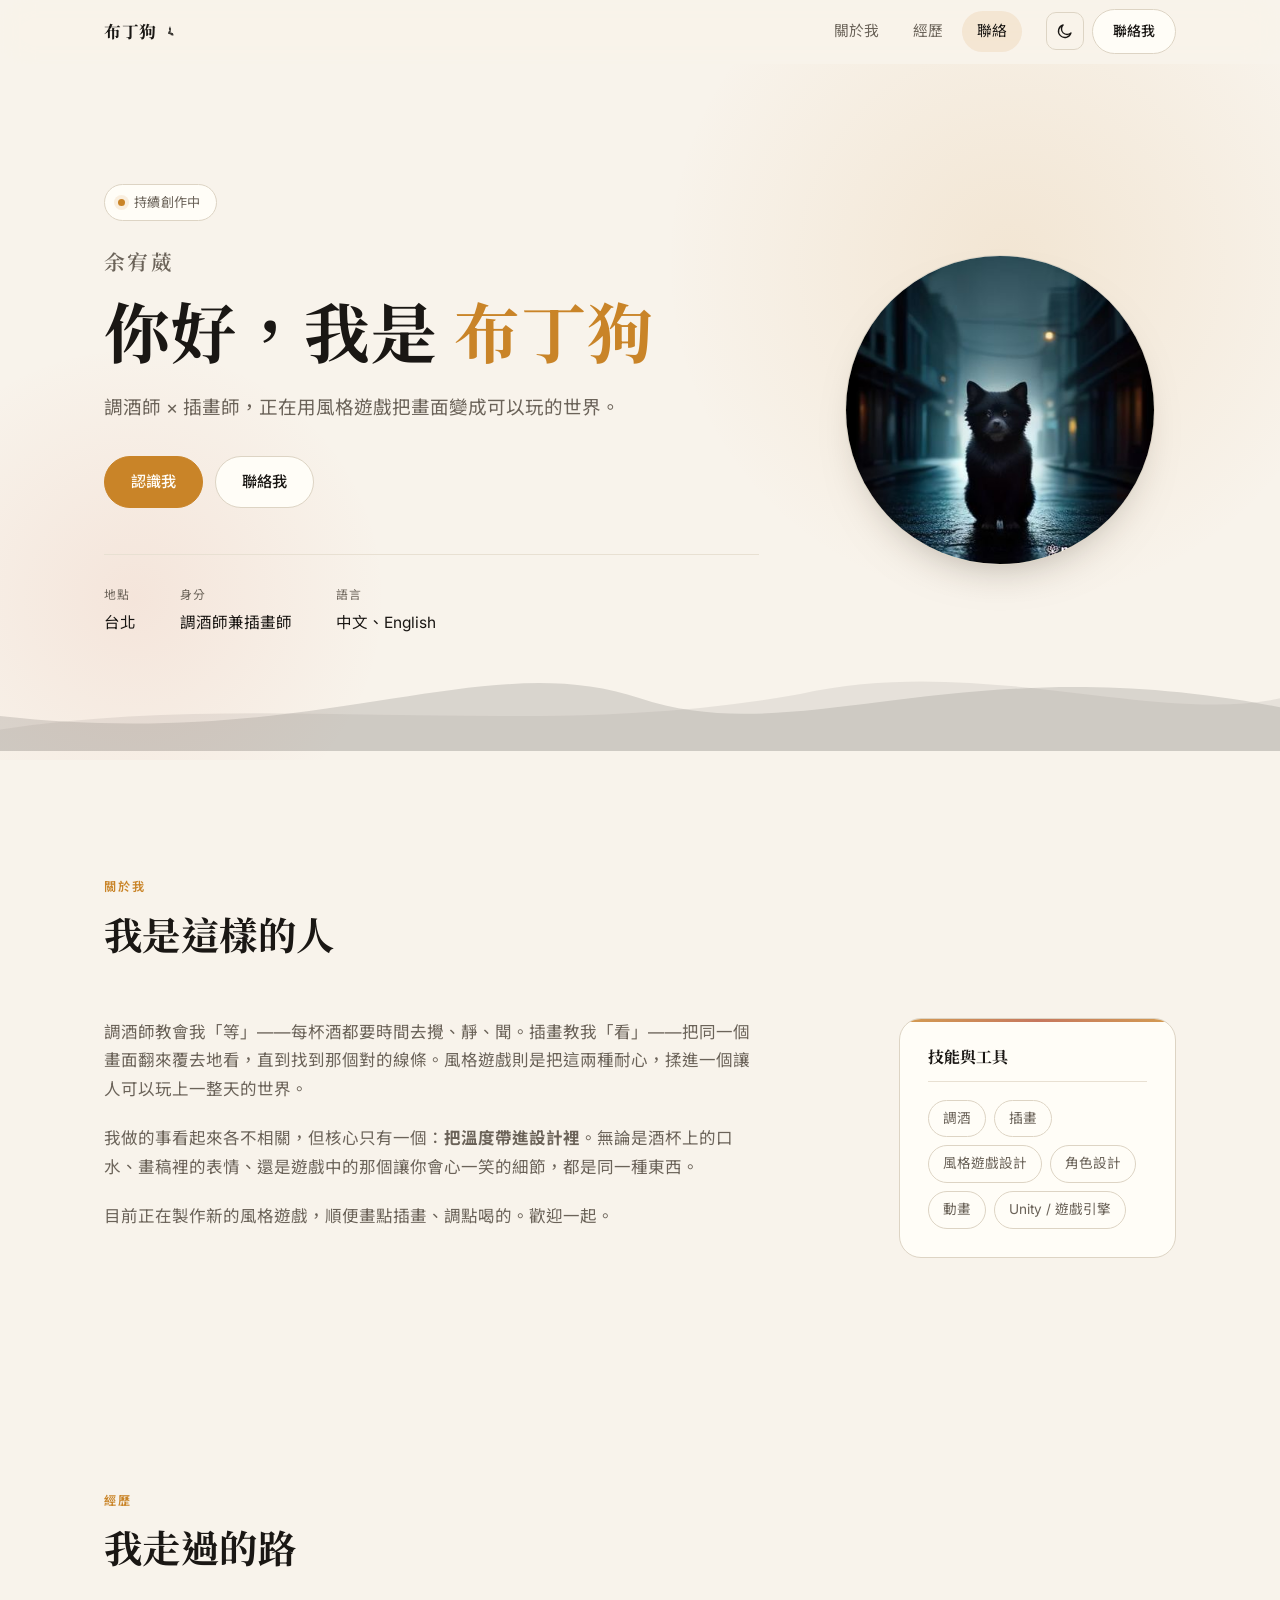
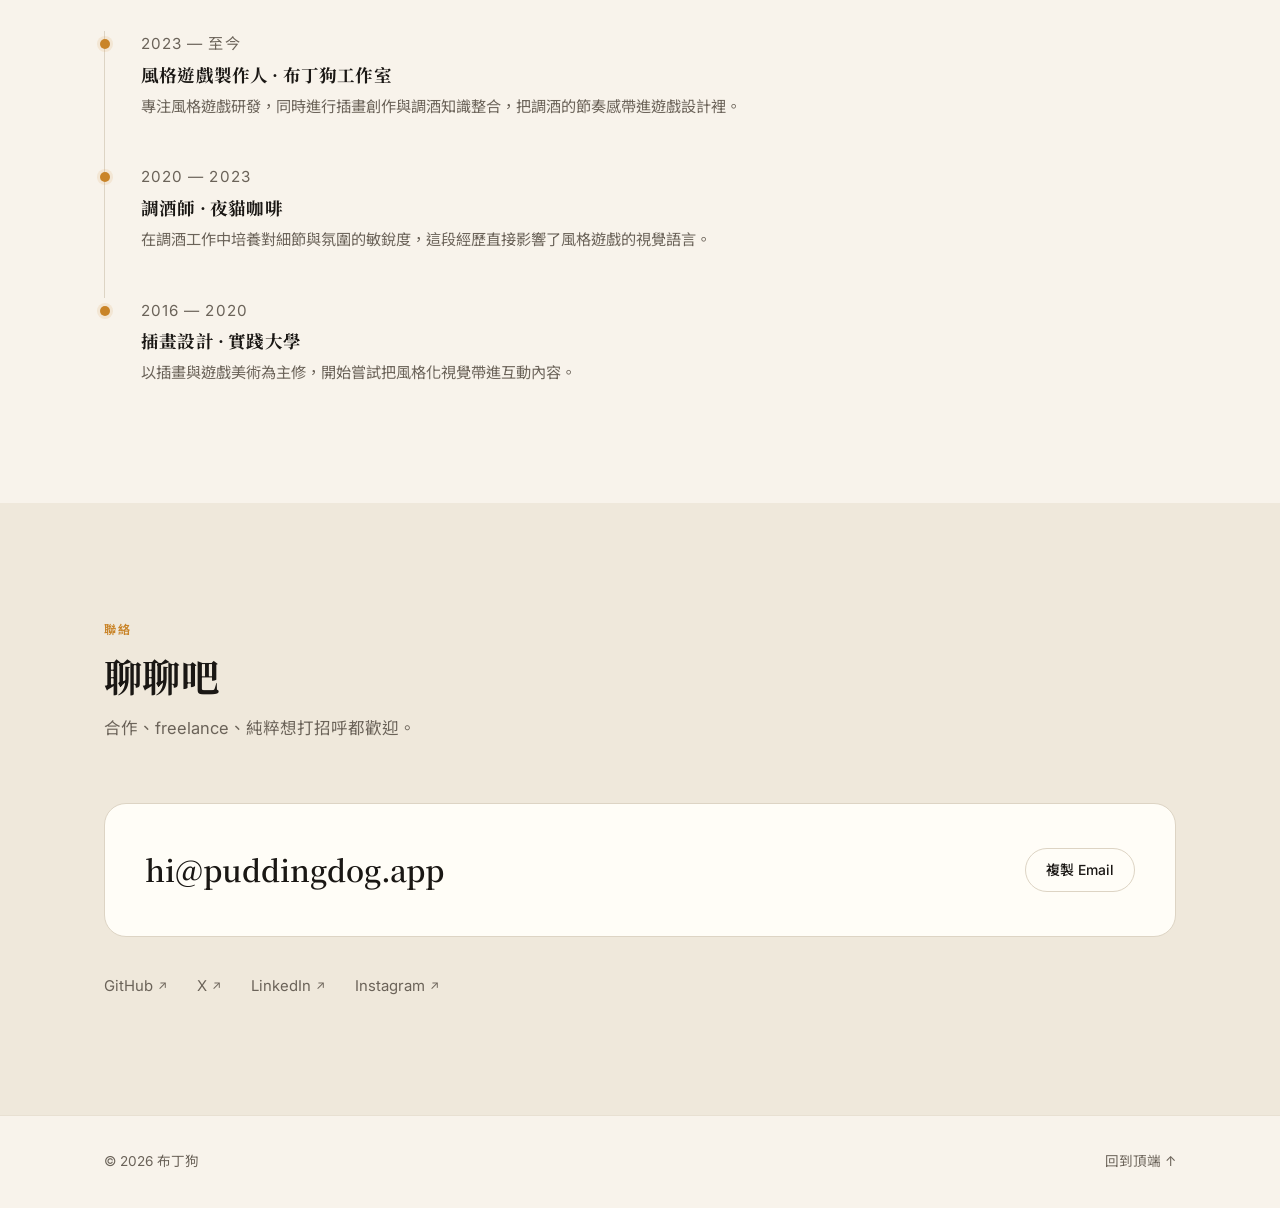
<file: index.html>
<!DOCTYPE html>
<html lang="zh-Hant" data-theme="dark">
<head>
<meta charset="UTF-8">
<meta name="viewport" content="width=device-width, initial-scale=1">
<title>布丁狗 — 調酒師 × 插畫師，正在用風格遊戲把畫面變成可以玩的世界</title>
<meta name="description" content="調酒師兼插畫師，專注風格遊戲與角色設計。把調酒的溫度、畫畫的耐心，一起煮進每一款遊戲裡。">
<meta name="theme-color" content="#0e0d0c">

<meta property="og:type" content="website">
<meta property="og:title" content="布丁狗 — 調酒師 × 插畫師 × 風格遊戲">
<meta property="og:description" content="調酒師兼插畫師，專注風格遊戲與角色設計。把調酒的溫度、畫畫的耐心，一起煮進每一款遊戲裡。">
<meta property="og:image" content="./assets/og-image.png">
<meta name="twitter:card" content="summary_large_image">

<link rel="icon" href="./assets/favicon.svg" type="image/svg+xml">
<link rel="preconnect" href="https://fonts.googleapis.com">
<link rel="preconnect" href="https://fonts.gstatic.com" crossorigin>
<link href="https://fonts.googleapis.com/css2?family=Inter:wght@400;500;600&family=Noto+Sans+TC:wght@400;500;700&family=Noto+Serif+TC:wght@600;700&display=swap" rel="stylesheet">
<link rel="stylesheet" href="./assets/css/style.css">

<script type="application/ld+json">
{
  "@context": "https://schema.org",
  "@type": "Person",
  "name": "布丁狗",
  "jobTitle": "調酒師 × 插畫師 · 風格遊戲製作",
  "url": "https://puddingdog.app",
  "email": "mailto:hi@puddingdog.app",
  "sameAs": [
    "https://github.com/puddingdog",
    "https://www.instagram.com/puddingdog"
  ]
}
</script>

<script>
  (function () {
    try {
      var saved = localStorage.getItem('theme');
      var t = saved || (matchMedia('(prefers-color-scheme: light)').matches ? 'light' : 'dark');
      document.documentElement.setAttribute('data-theme', t);
    } catch (e) {}
  })();
</script>
</head>

<body>
<a class="skip-link" href="#main">跳到主要內容</a>

<!-- ═══════════ 導覽列 ═══════════ -->
<header class="nav" id="nav">
  <div class="wrap nav-inner">
    <a class="nav-logo" href="#top" aria-label="回到頂端">
      <span class="nav-logo-mark">布丁狗</span>
      <!-- 小 paw 圖示 -->
      <svg class="paw" viewBox="0 0 24 24" fill="currentColor"><path d="M12 2C9.24 2 7 4.24 7 7c0 1.38.53 2.63 1.38 3.56-.23.5-.42 1.03-.54 1.62A5.01 5.01 0 0 0 5 16.5V18c0 .55.45 1 1 1h2c.55 0 1-.45 1-1v-1.5c0-.28-.22-.5-.5-.5s-.5.22-.5.5V19c0 .55.45 1 1 1h2c.55 0 1-.45 1-1v-1.5c0-.28-.22-.5-.5-.5s-.5.22-.5.5V21c0 .55.45 1 1 1h2c.55 0 1-.45 1-1v-1.5c0-.28-.22-.5-.5-.5s-.5.22-.5.5V22c0 .55.45 1 1 1h2c.55 0 1-.45 1-1v-1.5c0-.28-.22-.5-.5-.5s-.5.22-.5.5V18c0-.55-.45-1-1-1h-2c-.55 0-1-.45-1-1v-.5c0-.28-.22-.5-.5-.5s-.5.22-.5.5V17.5c0-.83-.49-1.55-1.23-1.85.16-.59.34-1.12.54-1.62C11.47 9.63 12 8.38 12 7c0-2.76-2.24-5-5-5z"/></svg>
    </a>

    <nav class="nav-links" id="navLinks" aria-label="主要導覽">
      <a href="#about">關於我</a>
      <a href="#path">經歷</a>
      <a href="#contact">聯絡</a>
    </nav>

    <div class="nav-actions">
      <button class="icon-btn" id="themeToggle" type="button" aria-label="切換深色／淺色模式">
        <svg class="i-sun" viewBox="0 0 24 24" width="18" height="18" fill="none" stroke="currentColor" stroke-width="1.8" stroke-linecap="round"><circle cx="12" cy="12" r="4.2"/><path d="M12 2.5v2M12 19.5v2M2.5 12h2M19.5 12h2M5.2 5.2l1.4 1.4M17.4 17.4l1.4 1.4M18.8 5.2l-1.4 1.4M6.6 17.4l-1.4 1.4"/></svg>
        <svg class="i-moon" viewBox="0 0 24 24" width="18" height="18" fill="none" stroke="currentColor" stroke-width="1.8" stroke-linecap="round" stroke-linejoin="round"><path d="M20 14.5A8.5 8.5 0 1 1 9.5 4a6.8 6.8 0 0 0 10.5 10.5Z"/></svg>
      </button>
      <a class="btn btn-sm nav-cta" href="#contact">聯絡我</a>
      <button class="icon-btn nav-burger" id="burger" type="button" aria-label="開啟選單" aria-expanded="false">
        <svg viewBox="0 0 24 24" width="20" height="20" fill="none" stroke="currentColor" stroke-width="1.9" stroke-linecap="round"><path d="M4 7h16M4 12h16M4 17h16"/></svg>
      </button>
    </div>
  </div>
</header>

<main id="main">
  <span id="top"></span>

  <!-- ═══════════ 主視覺 ═══════════ -->
  <section class="hero">
    <!-- 背景手繪感波浪 -->
    <div class="hero-wave-bg" aria-hidden="true">
      <svg viewBox="0 0 1440 120" preserveAspectRatio="none">
        <path d="M0,80 C360,120 540,0 720,60 C900,120 1080,0 1440,70 L1440,120 L0,120 Z" opacity="0.35"/>
        <path d="M0,95 C300,50 600,110 900,55 C1100,10 1300,90 1440,60 L1440,120 L0,120 Z" opacity="0.2"/>
      </svg>
    </div>

    <div class="wrap hero-inner">
      <div class="hero-text">
        <p class="eyebrow reveal">
          <span class="dot"></span>持續創作中
        </p>

        <p class="hero-name reveal">余宥葳</p>

        <h1 class="reveal">
          你好，我是 <em>布丁狗</em>
        </h1>

        <p class="lede reveal">
          調酒師 × 插畫師，正在用風格遊戲把畫面變成可以玩的世界。
        </p>

        <div class="hero-actions reveal">
          <a class="btn btn-primary" href="#about">認識我</a>
          <a class="btn" href="#contact">聯絡我</a>
        </div>

        <dl class="quick-facts reveal">
          <div><dt>地點</dt><dd>台北</dd></div>
          <div><dt>身分</dt><dd>調酒師兼插畫師</dd></div>
          <div><dt>語言</dt><dd>中文、English</dd></div>
        </dl>
      </div>

      <div class="hero-media reveal">
        <div class="portrait">
          <!-- ✎ 已更新為 AI 融合肖像（布丁狗 × 無期迷途） -->
          <img src="./assets/portrait_pollen.jpg" alt="布丁狗的大頭照" width="480" height="480">
        </div>
      </div>
    </div>
  </section>

  <!-- ═══════════ 關於我 ═══════════ -->
  <section class="section" id="about">
    <div class="wrap">
      <header class="section-head reveal">
        <p class="kicker">關於我</p>
        <h2>我是這樣的人</h2>
      </header>

      <div class="about-grid">
        <div class="prose reveal">
          <p>
            調酒師教會我「等」——每杯酒都要時間去攪、靜、聞。插畫教我「看」——把同一個畫面翻來覆去地看，直到找到那個對的線條。風格遊戲則是把這兩種耐心，揉進一個讓人可以玩上一整天的世界。
          </p>
          <p>
            我做的事看起來各不相關，但核心只有一個：<strong>把溫度帶進設計裡</strong>。無論是酒杯上的口水、畫稿裡的表情、還是遊戲中的那個讓你會心一笑的細節，都是同一種東西。
          </p>
          <p>
            目前正在製作新的風格遊戲，順便畫點插畫、調點喝的。歡迎一起。
          </p>
        </div>

        <aside class="skills-card reveal">
          <h3>技能與工具</h3>
          <ul class="chips">
            <li>調酒</li>
            <li>插畫</li>
            <li>風格遊戲設計</li>
            <li>角色設計</li>
            <li>動畫</li>
            <li>Unity / 遊戲引擎</li>
          </ul>
          <!-- ✎ 想放履歷檔就取消下面這行的註解，並把檔案放進來 -->
          <!-- <a class="btn btn-sm btn-full" href="./assets/cv.pdf" download>下載履歷 PDF</a> -->
        </aside>
      </div>
    </div>
  </section>

  <!-- ═══════════ 經歷 ═══════════ -->
  <section class="section" id="path">
    <div class="wrap">
      <header class="section-head reveal">
        <p class="kicker">經歷</p>
        <h2>我走過的路</h2>
      </header>

      <ol class="timeline">
        <li class="reveal">
          <p class="tl-when">2023 — 至今</p>
          <h3>風格遊戲製作人 · 布丁狗工作室</h3>
          <p>專注風格遊戲研發，同時進行插畫創作與調酒知識整合，把調酒的節奏感帶進遊戲設計裡。</p>
        </li>
        <li class="reveal">
          <p class="tl-when">2020 — 2023</p>
          <h3>調酒師 · 夜貓咖啡</h3>
          <p>在調酒工作中培養對細節與氛圍的敏銳度，這段經歷直接影響了風格遊戲的視覺語言。</p>
        </li>
        <li class="reveal">
          <p class="tl-when">2016 — 2020</p>
          <h3>插畫設計 · 實踐大學</h3>
          <p>以插畫與遊戲美術為主修，開始嘗試把風格化視覺帶進互動內容。</p>
        </li>
      </ol>
    </div>
  </section>

  <!-- ═══════════ 聯絡 ═══════════ -->
  <section class="section section-alt" id="contact">
    <div class="wrap">
      <header class="section-head reveal">
        <p class="kicker">聯絡</p>
        <h2>聊聊吧</h2>
        <p class="section-sub">合作、freelance、純粹想打招呼都歡迎。</p>
      </header>

      <div class="contact-card reveal">
        <a class="email-link" href="mailto:hi@puddingdog.app" id="email">hi@puddingdog.app</a>
        <button class="btn btn-sm" type="button" data-copy="hi@puddingdog.app">複製 Email</button>
      </div>

      <ul class="socials reveal">
        <li><a href="https://github.com/puddingdog" target="_blank" rel="noopener">GitHub<span aria-hidden="true">↗</span></a></li>
        <li><a href="https://x.com/puddingdog" target="_blank" rel="noopener">X<span aria-hidden="true">↗</span></a></li>
        <li><a href="https://linkedin.com/in/puddingdog" target="_blank" rel="noopener">LinkedIn<span aria-hidden="true">↗</span></a></li>
        <li><a href="https://instagram.com/puddingdog" target="_blank" rel="noopener">Instagram<span aria-hidden="true">↗</span></a></li>
      </ul>
    </div>
  </section>
</main>

<!-- ═══════════ 頁尾 ═══════════ -->
<footer class="footer">
  <div class="wrap footer-inner">
    <p>© <span id="year">2026</span> 布丁狗</p>
    <a href="#top" class="to-top">回到頂端 ↑</a>
  </div>
</footer>

<script src="./assets/js/main.js"></script>
</body>
</html>
</file>
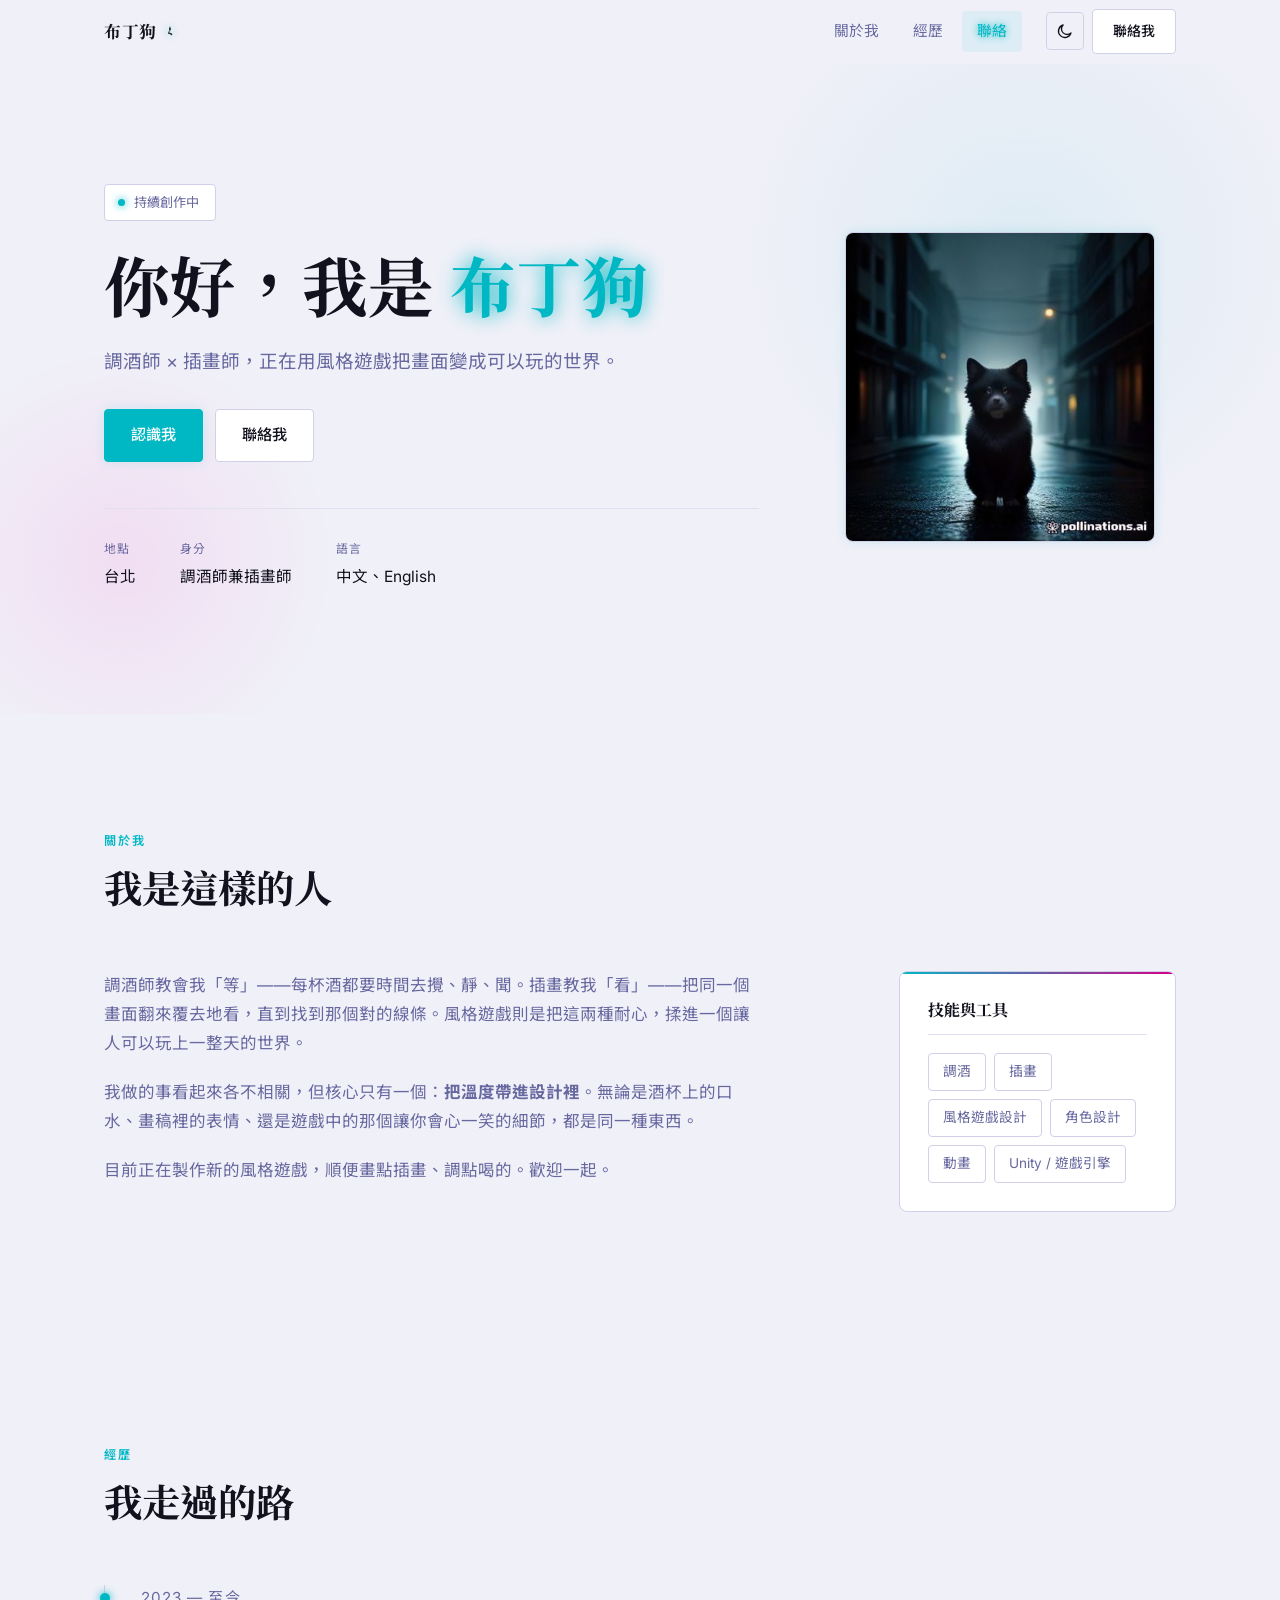
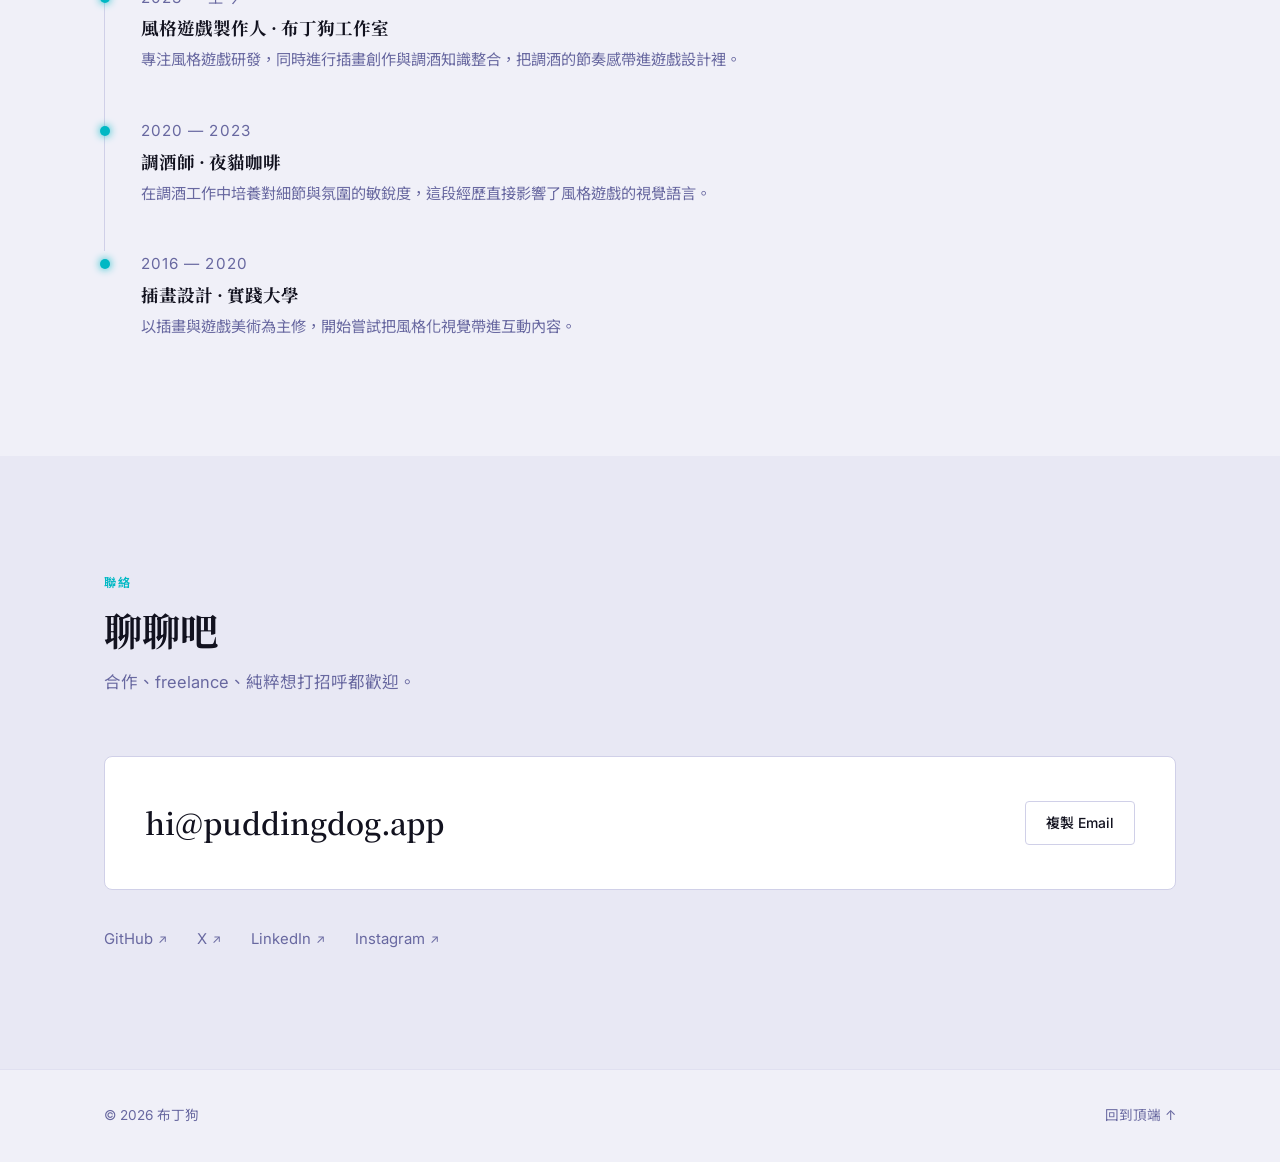
<file: v2-cyber.html>
<!DOCTYPE html>
<html lang="zh-Hant" data-theme="dark">
<head>
<meta charset="UTF-8">
<meta name="viewport" content="width=device-width, initial-scale=1">
<title>布丁狗 — 調酒師 × 插畫師，正在用風格遊戲把畫面變成可以玩的世界</title>
<meta name="description" content="調酒師兼插畫師，專注風格遊戲與角色設計。把調酒的溫度、畫畫的耐心，一起煮進每一款遊戲裡。">
<meta name="theme-color" content="#08080f">
<meta property="og:type" content="website">
<meta property="og:title" content="布丁狗 — 調酒師 × 插畫師 × 風格遊戲">
<meta property="og:description" content="調酒師兼插畫師，專注風格遊戲與角色設計。">
<meta property="og:image" content="./assets/og-image.png">
<meta name="twitter:card" content="summary_large_image">
<link rel="icon" href="./assets/favicon.svg" type="image/svg+xml">
<link rel="preconnect" href="https://fonts.googleapis.com">
<link rel="preconnect" href="https://fonts.gstatic.com" crossorigin>
<link href="https://fonts.googleapis.com/css2?family=Inter:wght@400;500;600&family=Noto+Sans+TC:wght@400;500;700&family=Noto+Serif+TC:wght=600;700&display=swap" rel="stylesheet">
<link rel="stylesheet" href="./assets/css/style-v2.css">
<script type="application/ld+json">
{
  "@context": "https://schema.org",
  "@type": "Person",
  "name": "布丁狗",
  "jobTitle": "調酒師 × 插畫師 · 風格遊戲製作",
  "url": "https://puddingdog.app",
  "email": "mailto:hi@puddingdog.app",
  "sameAs": ["https://github.com/puddingdog", "https://www.instagram.com/puddingdog"]
}
</script>
<script>
  (function () {
    try {
      var saved = localStorage.getItem('theme');
      var t = saved || (matchMedia('(prefers-color-scheme: light)').matches ? 'light' : 'dark');
      document.documentElement.setAttribute('data-theme', t);
    } catch (e) {}
  })();
</script>
</head>
<body>
<a class="skip-link" href="#main">跳到主要內容</a>
<header class="nav" id="nav">
  <div class="wrap nav-inner">
    <a class="nav-logo" href="#top" aria-label="回到頂端">
      <span class="nav-logo-mark">布丁狗</span>
      <svg class="paw" viewBox="0 0 24 24" fill="currentColor"><path d="M12 2C9.24 2 7 4.24 7 7c0 1.38.53 2.63 1.38 3.56-.23.5-.42 1.03-.54 1.62A5.01 5.01 0 0 0 5 16.5V18c0 .55.45 1 1 1h2c.55 0 1-.45 1-1v-1.5c0-.28-.22-.5-.5-.5s-.5.22-.5.5V19c0 .55.45 1 1 1h2c.55 0 1-.45 1-1v-1.5c0-.28-.22-.5-.5-.5s-.5.22-.5.5V21c0 .55.45 1 1 1h2c.55 0 1-.45 1-1v-1.5c0-.28-.22-.5-.5-.5s-.5.22-.5.5V18c0-.55-.45-1-1-1h-2c-.55 0-1-.45-1-1v-.5c0-.28-.22-.5-.5-.5s-.5.22-.5.5V17.5c0-.83-.49-1.55-1.23-1.85.16-.59.34-1.12.54-1.62C11.47 9.63 12 8.38 12 7c0-2.76-2.24-5-5-5z"/></svg>
    </a>
    <nav class="nav-links" id="navLinks" aria-label="主要導覽">
      <a href="#about">關於我</a>
      <a href="#path">經歷</a>
      <a href="#contact">聯絡</a>
    </nav>
    <div class="nav-actions">
      <button class="icon-btn" id="themeToggle" type="button" aria-label="切換深色／淺色模式">
        <svg class="i-sun" viewBox="0 0 24 24" width="18" height="18" fill="none" stroke="currentColor" stroke-width="1.8" stroke-linecap="round"><circle cx="12" cy="12" r="4.2"/><path d="M12 2.5v2M12 19.5v2M2.5 12h2M19.5 12h2M5.2 5.2l1.4 1.4M17.4 17.4l1.4 1.4M18.8 5.2l-1.4 1.4M6.6 17.4l-1.4 1.4"/></svg>
        <svg class="i-moon" viewBox="0 0 24 24" width="18" height="18" fill="none" stroke="currentColor" stroke-width="1.8" stroke-linecap="round" stroke-linejoin="round"><path d="M20 14.5A8.5 8.5 0 1 1 9.5 4a6.8 6.8 0 0 0 10.5 10.5Z"/></svg>
      </button>
      <a class="btn btn-sm nav-cta" href="#contact">聯絡我</a>
      <button class="icon-btn nav-burger" id="burger" type="button" aria-label="開啟選單" aria-expanded="false">
        <svg viewBox="0 0 24 24" width="20" height="20" fill="none" stroke="currentColor" stroke-width="1.9" stroke-linecap="round"><path d="M4 7h16M4 12h16M4 17h16"/></svg>
      </button>
    </div>
  </div>
</header>
<main id="main">
  <span id="top"></span>
  <section class="hero">
    <div class="wrap hero-inner">
      <div class="hero-text">
        <p class="eyebrow reveal"><span class="dot"></span>持續創作中</p>
        <h1 class="reveal">你好，我是 <em>布丁狗</em></h1>
        <p class="lede reveal">調酒師 × 插畫師，正在用風格遊戲把畫面變成可以玩的世界。</p>
        <div class="hero-actions reveal">
          <a class="btn btn-primary" href="#about">認識我</a>
          <a class="btn" href="#contact">聯絡我</a>
        </div>
        <dl class="quick-facts reveal">
          <div><dt>地點</dt><dd>台北</dd></div>
          <div><dt>身分</dt><dd>調酒師兼插畫師</dd></div>
          <div><dt>語言</dt><dd>中文、English</dd></div>
        </dl>
      </div>
      <div class="hero-media reveal">
        <div class="portrait">
          <img src="./assets/portrait_pollen.jpg" alt="布丁狗的大頭照" width="480" height="480">
        </div>
      </div>
    </div>
  </section>
  <section class="section" id="about">
    <div class="wrap">
      <header class="section-head reveal">
        <p class="kicker">關於我</p>
        <h2>我是這樣的人</h2>
      </header>
      <div class="about-grid">
        <div class="prose reveal">
          <p>調酒師教會我「等」——每杯酒都要時間去攪、靜、聞。插畫教我「看」——把同一個畫面翻來覆去地看，直到找到那個對的線條。風格遊戲則是把這兩種耐心，揉進一個讓人可以玩上一整天的世界。</p>
          <p>我做的事看起來各不相關，但核心只有一個：<strong>把溫度帶進設計裡</strong>。無論是酒杯上的口水、畫稿裡的表情、還是遊戲中的那個讓你會心一笑的細節，都是同一種東西。</p>
          <p>目前正在製作新的風格遊戲，順便畫點插畫、調點喝的。歡迎一起。</p>
        </div>
        <aside class="skills-card reveal">
          <h3>技能與工具</h3>
          <ul class="chips">
            <li>調酒</li>
            <li>插畫</li>
            <li>風格遊戲設計</li>
            <li>角色設計</li>
            <li>動畫</li>
            <li>Unity / 遊戲引擎</li>
          </ul>
        </aside>
      </div>
    </div>
  </section>
  <section class="section" id="path">
    <div class="wrap">
      <header class="section-head reveal">
        <p class="kicker">經歷</p>
        <h2>我走過的路</h2>
      </header>
      <ol class="timeline">
        <li class="reveal">
          <p class="tl-when">2023 — 至今</p>
          <h3>風格遊戲製作人 · 布丁狗工作室</h3>
          <p>專注風格遊戲研發，同時進行插畫創作與調酒知識整合，把調酒的節奏感帶進遊戲設計裡。</p>
        </li>
        <li class="reveal">
          <p class="tl-when">2020 — 2023</p>
          <h3>調酒師 · 夜貓咖啡</h3>
          <p>在調酒工作中培養對細節與氛圍的敏銳度，這段經歷直接影響了風格遊戲的視覺語言。</p>
        </li>
        <li class="reveal">
          <p class="tl-when">2016 — 2020</p>
          <h3>插畫設計 · 實踐大學</h3>
          <p>以插畫與遊戲美術為主修，開始嘗試把風格化視覺帶進互動內容。</p>
        </li>
      </ol>
    </div>
  </section>
  <section class="section section-alt" id="contact">
    <div class="wrap">
      <header class="section-head reveal">
        <p class="kicker">聯絡</p>
        <h2>聊聊吧</h2>
        <p class="section-sub">合作、freelance、純粹想打招呼都歡迎。</p>
      </header>
      <div class="contact-card reveal">
        <a class="email-link" href="mailto:hi@puddingdog.app" id="email">hi@puddingdog.app</a>
        <button class="btn btn-sm" type="button" data-copy="hi@puddingdog.app">複製 Email</button>
      </div>
      <ul class="socials reveal">
        <li><a href="https://github.com/puddingdog" target="_blank" rel="noopener">GitHub<span aria-hidden="true">↗</span></a></li>
        <li><a href="https://x.com/puddingdog" target="_blank" rel="noopener">X<span aria-hidden="true">↗</span></a></li>
        <li><a href="https://linkedin.com/in/puddingdog" target="_blank" rel="noopener">LinkedIn<span aria-hidden="true">↗</span></a></li>
        <li><a href="https://instagram.com/puddingdog" target="_blank" rel="noopener">Instagram<span aria-hidden="true">↗</span></a></li>
      </ul>
    </div>
  </section>
</main>
<footer class="footer">
  <div class="wrap footer-inner">
    <p>© <span id="year">2026</span> 布丁狗</p>
    <a href="#top" class="to-top">回到頂端 ↑</a>
  </div>
</footer>
<script src="./assets/js/main.js"></script>
</body>
</html>
</file>
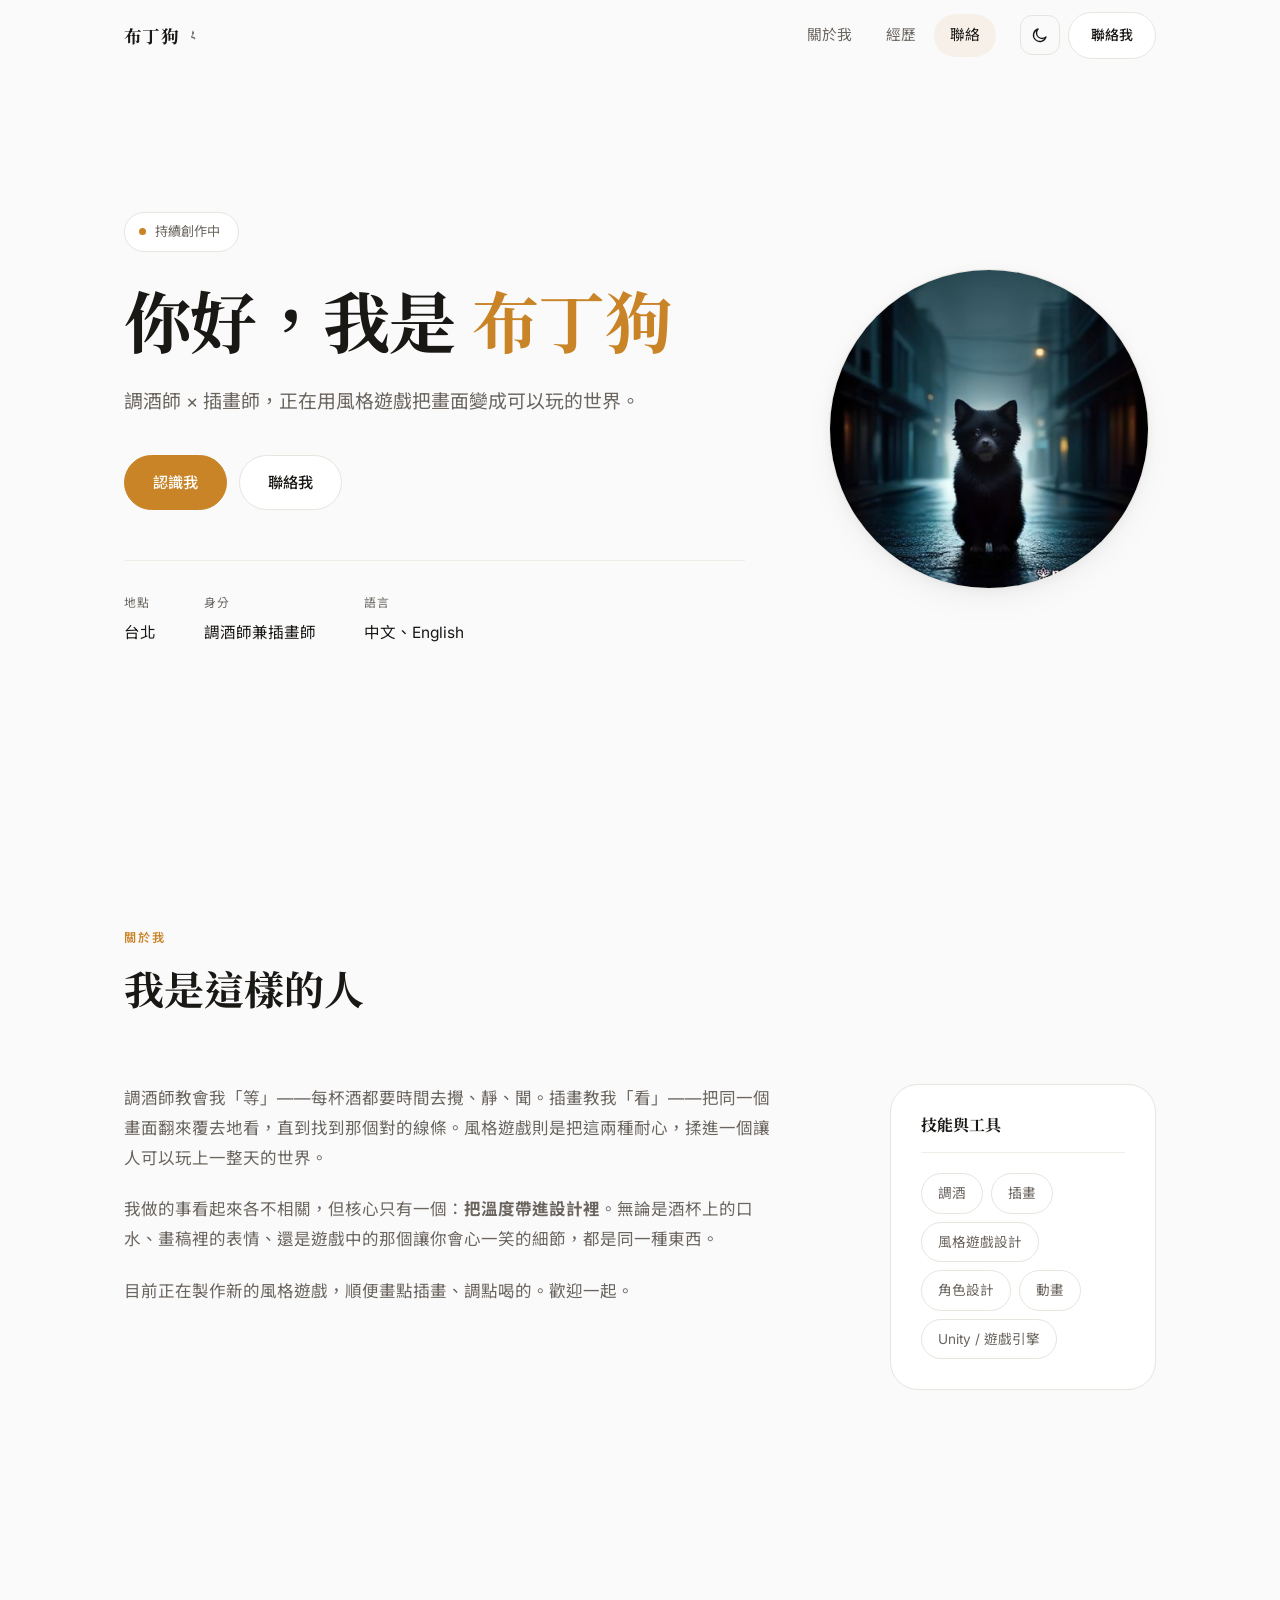
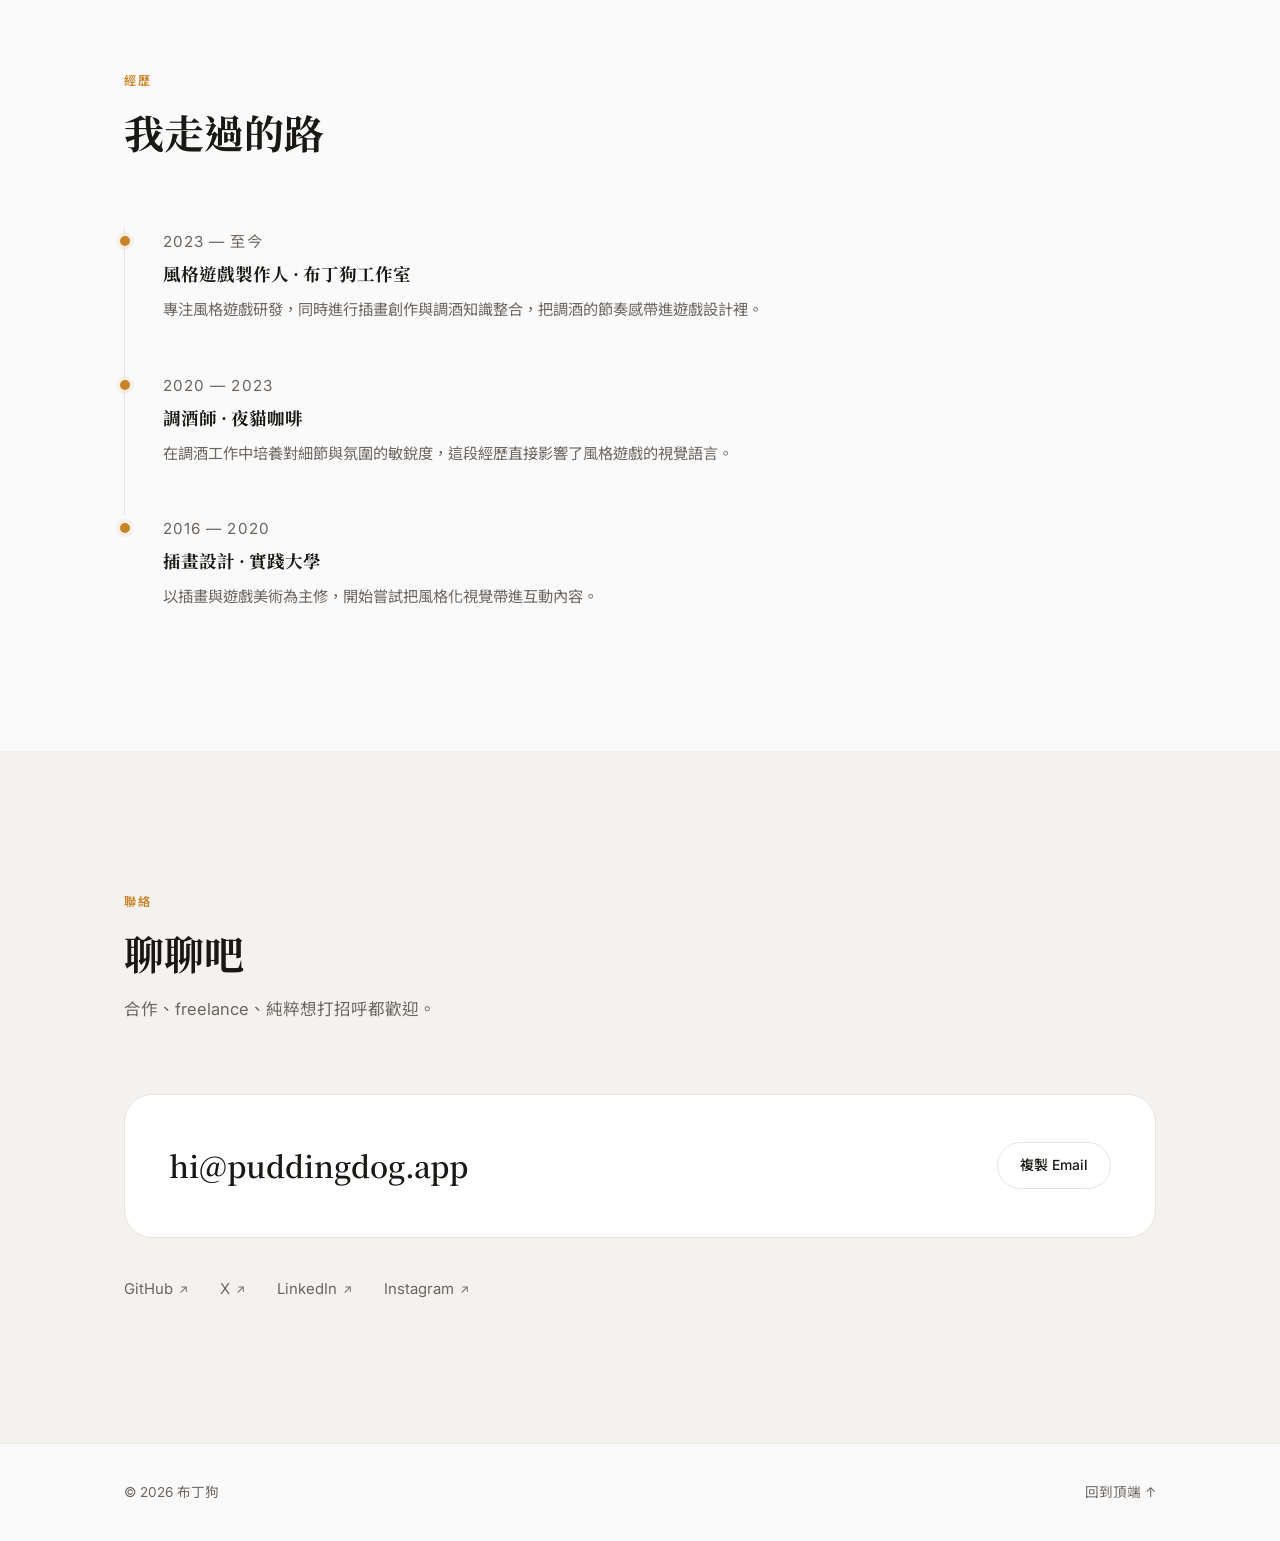
<file: v3-minimal.html>
<!DOCTYPE html>
<html lang="zh-Hant" data-theme="dark">
<head>
<meta charset="UTF-8">
<meta name="viewport" content="width=device-width, initial-scale=1">
<title>布丁狗 — 調酒師 × 插畫師，正在用風格遊戲把畫面變成可以玩的世界</title>
<meta name="description" content="調酒師兼插畫師，專注風格遊戲與角色設計。把調酒的溫度、畫畫的耐心，一起煮進每一款遊戲裡。">
<meta name="theme-color" content="#fafafa">
<meta property="og:type" content="website">
<meta property="og:title" content="布丁狗 — 調酒師 × 插畫師 × 風格遊戲">
<meta property="og:description" content="調酒師兼插畫師，專注風格遊戲與角色設計。">
<meta property="og:image" content="./assets/og-image.png">
<meta name="twitter:card" content="summary_large_image">
<link rel="icon" href="./assets/favicon.svg" type="image/svg+xml">
<link rel="preconnect" href="https://fonts.googleapis.com">
<link rel="preconnect" href="https://fonts.gstatic.com" crossorigin>
<link href="https://fonts.googleapis.com/css2?family=Inter:wght@400;500;600&family=Noto+Sans+TC:wght@400;500;700&family=Noto+Serif+TC:wght@600;700&display=swap" rel="stylesheet">
<link rel="stylesheet" href="./assets/css/style-v3.css">
<script type="application/ld+json">
{
  "@context": "https://schema.org",
  "@type": "Person",
  "name": "布丁狗",
  "jobTitle": "調酒師 × 插畫師 · 風格遊戲製作",
  "url": "https://puddingdog.app",
  "email": "mailto:hi@puddingdog.app",
  "sameAs": ["https://github.com/puddingdog", "https://www.instagram.com/puddingdog"]
}
</script>
<script>
  (function () {
    try {
      var saved = localStorage.getItem('theme');
      var t = saved || (matchMedia('(prefers-color-scheme: light)').matches ? 'light' : 'dark');
      document.documentElement.setAttribute('data-theme', t);
    } catch (e) {}
  })();
</script>
</head>
<body>
<a class="skip-link" href="#main">跳到主要內容</a>
<header class="nav" id="nav">
  <div class="wrap nav-inner">
    <a class="nav-logo" href="#top" aria-label="回到頂端">
      <span class="nav-logo-mark">布丁狗</span>
      <svg class="paw" viewBox="0 0 24 24" fill="currentColor"><path d="M12 2C9.24 2 7 4.24 7 7c0 1.38.53 2.63 1.38 3.56-.23.5-.42 1.03-.54 1.62A5.01 5.01 0 0 0 5 16.5V18c0 .55.45 1 1 1h2c.55 0 1-.45 1-1v-1.5c0-.28-.22-.5-.5-.5s-.5.22-.5.5V19c0 .55.45 1 1 1h2c.55 0 1-.45 1-1v-1.5c0-.28-.22-.5-.5-.5s-.5.22-.5.5V21c0 .55.45 1 1 1h2c.55 0 1-.45 1-1v-1.5c0-.28-.22-.5-.5-.5s-.5.22-.5.5V18c0-.55-.45-1-1-1h-2c-.55 0-1-.45-1-1v-.5c0-.28-.22-.5-.5-.5s-.5.22-.5.5V17.5c0-.83-.49-1.55-1.23-1.85.16-.59.34-1.12.54-1.62C11.47 9.63 12 8.38 12 7c0-2.76-2.24-5-5-5z"/></svg>
    </a>
    <nav class="nav-links" id="navLinks" aria-label="主要導覽">
      <a href="#about">關於我</a>
      <a href="#path">經歷</a>
      <a href="#contact">聯絡</a>
    </nav>
    <div class="nav-actions">
      <button class="icon-btn" id="themeToggle" type="button" aria-label="切換深色／淺色模式">
        <svg class="i-sun" viewBox="0 0 24 24" width="18" height="18" fill="none" stroke="currentColor" stroke-width="1.8" stroke-linecap="round"><circle cx="12" cy="12" r="4.2"/><path d="M12 2.5v2M12 19.5v2M2.5 12h2M19.5 12h2M5.2 5.2l1.4 1.4M17.4 17.4l1.4 1.4M18.8 5.2l-1.4 1.4M6.6 17.4l-1.4 1.4"/></svg>
        <svg class="i-moon" viewBox="0 0 24 24" width="18" height="18" fill="none" stroke="currentColor" stroke-width="1.8" stroke-linecap="round" stroke-linejoin="round"><path d="M20 14.5A8.5 8.5 0 1 1 9.5 4a6.8 6.8 0 0 0 10.5 10.5Z"/></svg>
      </button>
      <a class="btn btn-sm nav-cta" href="#contact">聯絡我</a>
      <button class="icon-btn nav-burger" id="burger" type="button" aria-label="開啟選單" aria-expanded="false">
        <svg viewBox="0 0 24 24" width="20" height="20" fill="none" stroke="currentColor" stroke-width="1.9" stroke-linecap="round"><path d="M4 7h16M4 12h16M4 17h16"/></svg>
      </button>
    </div>
  </div>
</header>
<main id="main">
  <span id="top"></span>
  <section class="hero">
    <div class="wrap hero-inner">
      <div class="hero-text">
        <p class="eyebrow reveal"><span class="dot"></span>持續創作中</p>
        <h1 class="reveal">你好，我是 <em>布丁狗</em></h1>
        <p class="lede reveal">調酒師 × 插畫師，正在用風格遊戲把畫面變成可以玩的世界。</p>
        <div class="hero-actions reveal">
          <a class="btn btn-primary" href="#about">認識我</a>
          <a class="btn" href="#contact">聯絡我</a>
        </div>
        <dl class="quick-facts reveal">
          <div><dt>地點</dt><dd>台北</dd></div>
          <div><dt>身分</dt><dd>調酒師兼插畫師</dd></div>
          <div><dt>語言</dt><dd>中文、English</dd></div>
        </dl>
      </div>
      <div class="hero-media reveal">
        <div class="portrait">
          <img src="./assets/portrait_pollen.jpg" alt="布丁狗的大頭照" width="480" height="480">
        </div>
      </div>
    </div>
  </section>
  <section class="section" id="about">
    <div class="wrap">
      <header class="section-head reveal">
        <p class="kicker">關於我</p>
        <h2>我是這樣的人</h2>
      </header>
      <div class="about-grid">
        <div class="prose reveal">
          <p>調酒師教會我「等」——每杯酒都要時間去攪、靜、聞。插畫教我「看」——把同一個畫面翻來覆去地看，直到找到那個對的線條。風格遊戲則是把這兩種耐心，揉進一個讓人可以玩上一整天的世界。</p>
          <p>我做的事看起來各不相關，但核心只有一個：<strong>把溫度帶進設計裡</strong>。無論是酒杯上的口水、畫稿裡的表情、還是遊戲中的那個讓你會心一笑的細節，都是同一種東西。</p>
          <p>目前正在製作新的風格遊戲，順便畫點插畫、調點喝的。歡迎一起。</p>
        </div>
        <aside class="skills-card reveal">
          <h3>技能與工具</h3>
          <ul class="chips">
            <li>調酒</li>
            <li>插畫</li>
            <li>風格遊戲設計</li>
            <li>角色設計</li>
            <li>動畫</li>
            <li>Unity / 遊戲引擎</li>
          </ul>
        </aside>
      </div>
    </div>
  </section>
  <section class="section" id="path">
    <div class="wrap">
      <header class="section-head reveal">
        <p class="kicker">經歷</p>
        <h2>我走過的路</h2>
      </header>
      <ol class="timeline">
        <li class="reveal">
          <p class="tl-when">2023 — 至今</p>
          <h3>風格遊戲製作人 · 布丁狗工作室</h3>
          <p>專注風格遊戲研發，同時進行插畫創作與調酒知識整合，把調酒的節奏感帶進遊戲設計裡。</p>
        </li>
        <li class="reveal">
          <p class="tl-when">2020 — 2023</p>
          <h3>調酒師 · 夜貓咖啡</h3>
          <p>在調酒工作中培養對細節與氛圍的敏銳度，這段經歷直接影響了風格遊戲的視覺語言。</p>
        </li>
        <li class="reveal">
          <p class="tl-when">2016 — 2020</p>
          <h3>插畫設計 · 實踐大學</h3>
          <p>以插畫與遊戲美術為主修，開始嘗試把風格化視覺帶進互動內容。</p>
        </li>
      </ol>
    </div>
  </section>
  <section class="section section-alt" id="contact">
    <div class="wrap">
      <header class="section-head reveal">
        <p class="kicker">聯絡</p>
        <h2>聊聊吧</h2>
        <p class="section-sub">合作、freelance、純粹想打招呼都歡迎。</p>
      </header>
      <div class="contact-card reveal">
        <a class="email-link" href="mailto:hi@puddingdog.app" id="email">hi@puddingdog.app</a>
        <button class="btn btn-sm" type="button" data-copy="hi@puddingdog.app">複製 Email</button>
      </div>
      <ul class="socials reveal">
        <li><a href="https://github.com/puddingdog" target="_blank" rel="noopener">GitHub<span aria-hidden="true">↗</span></a></li>
        <li><a href="https://x.com/puddingdog" target="_blank" rel="noopener">X<span aria-hidden="true">↗</span></a></li>
        <li><a href="https://linkedin.com/in/puddingdog" target="_blank" rel="noopener">LinkedIn<span aria-hidden="true">↗</span></a></li>
        <li><a href="https://instagram.com/puddingdog" target="_blank" rel="noopener">Instagram<span aria-hidden="true">↗</span></a></li>
      </ul>
    </div>
  </section>
</main>
<footer class="footer">
  <div class="wrap footer-inner">
    <p>© <span id="year">2026</span> 布丁狗</p>
    <a href="#top" class="to-top">回到頂端 ↑</a>
  </div>
</footer>
<script src="./assets/js/main.js"></script>
</body>
</html>
</file>
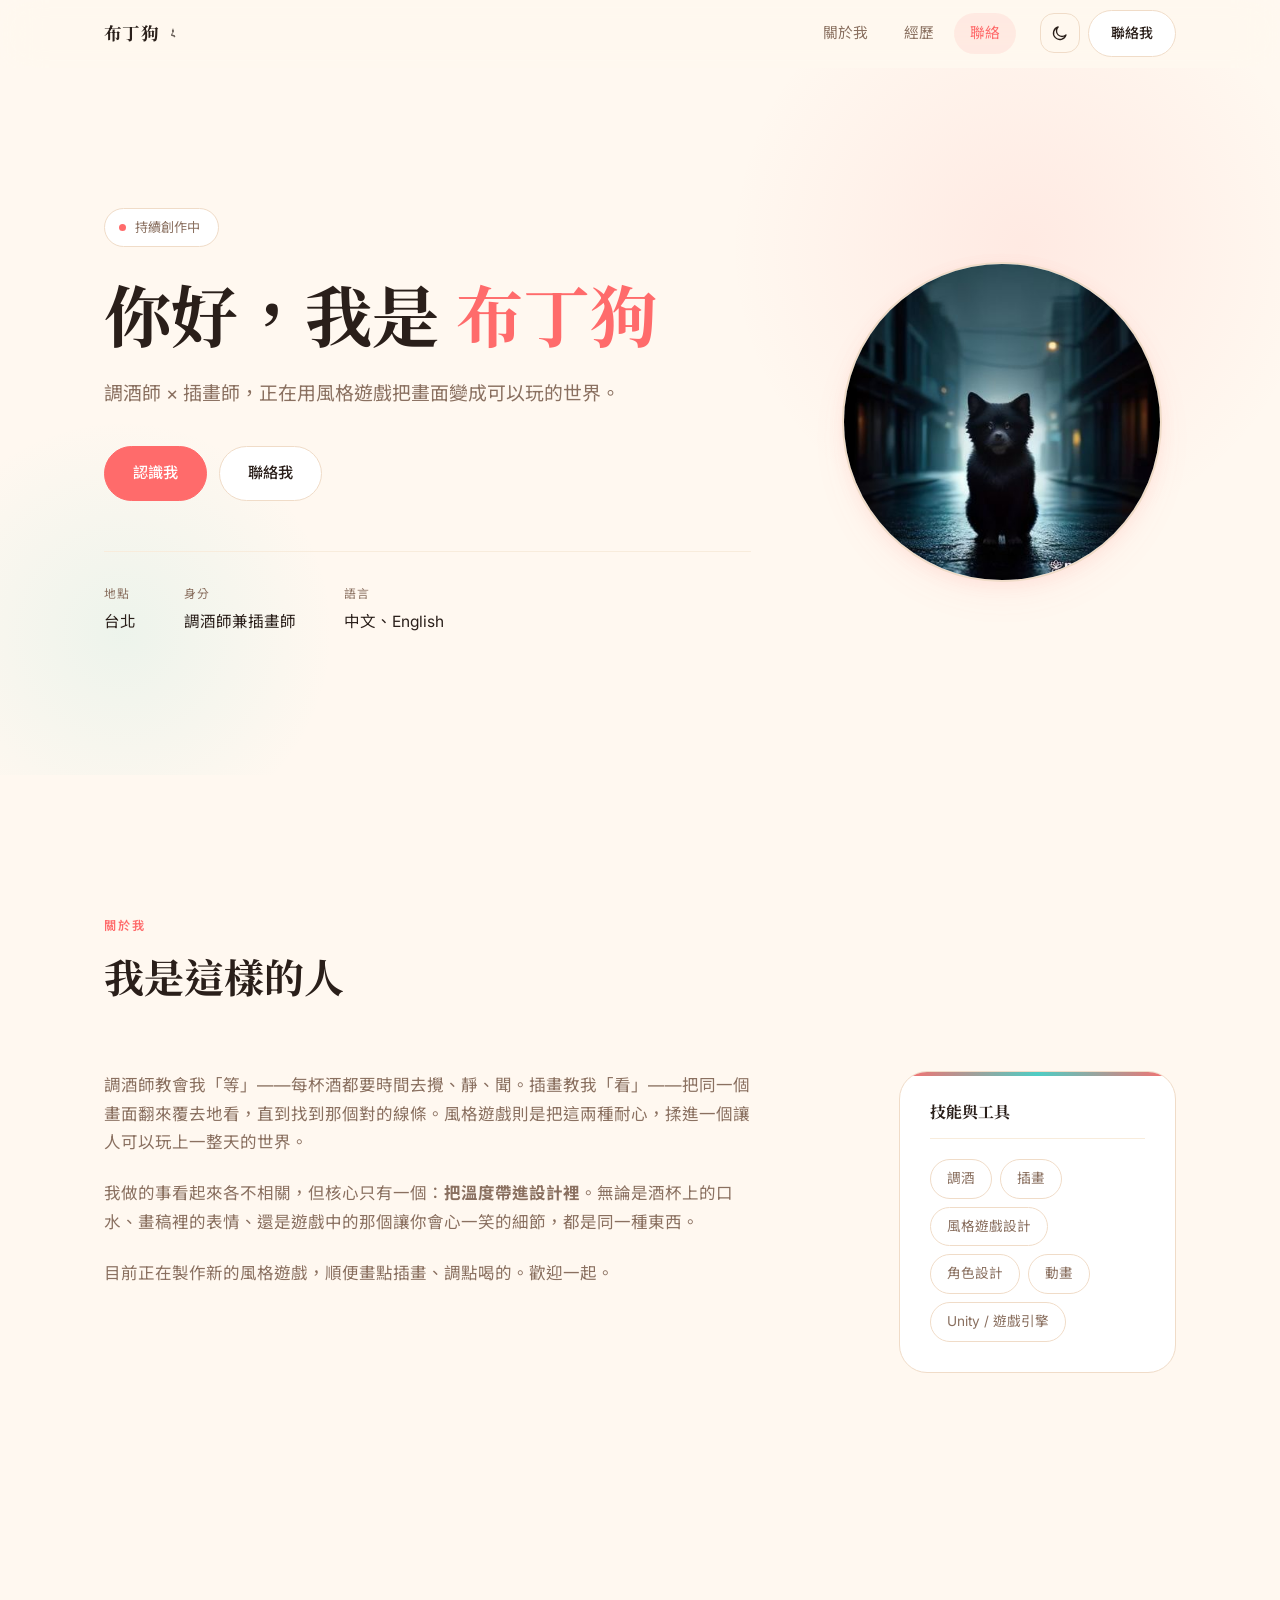
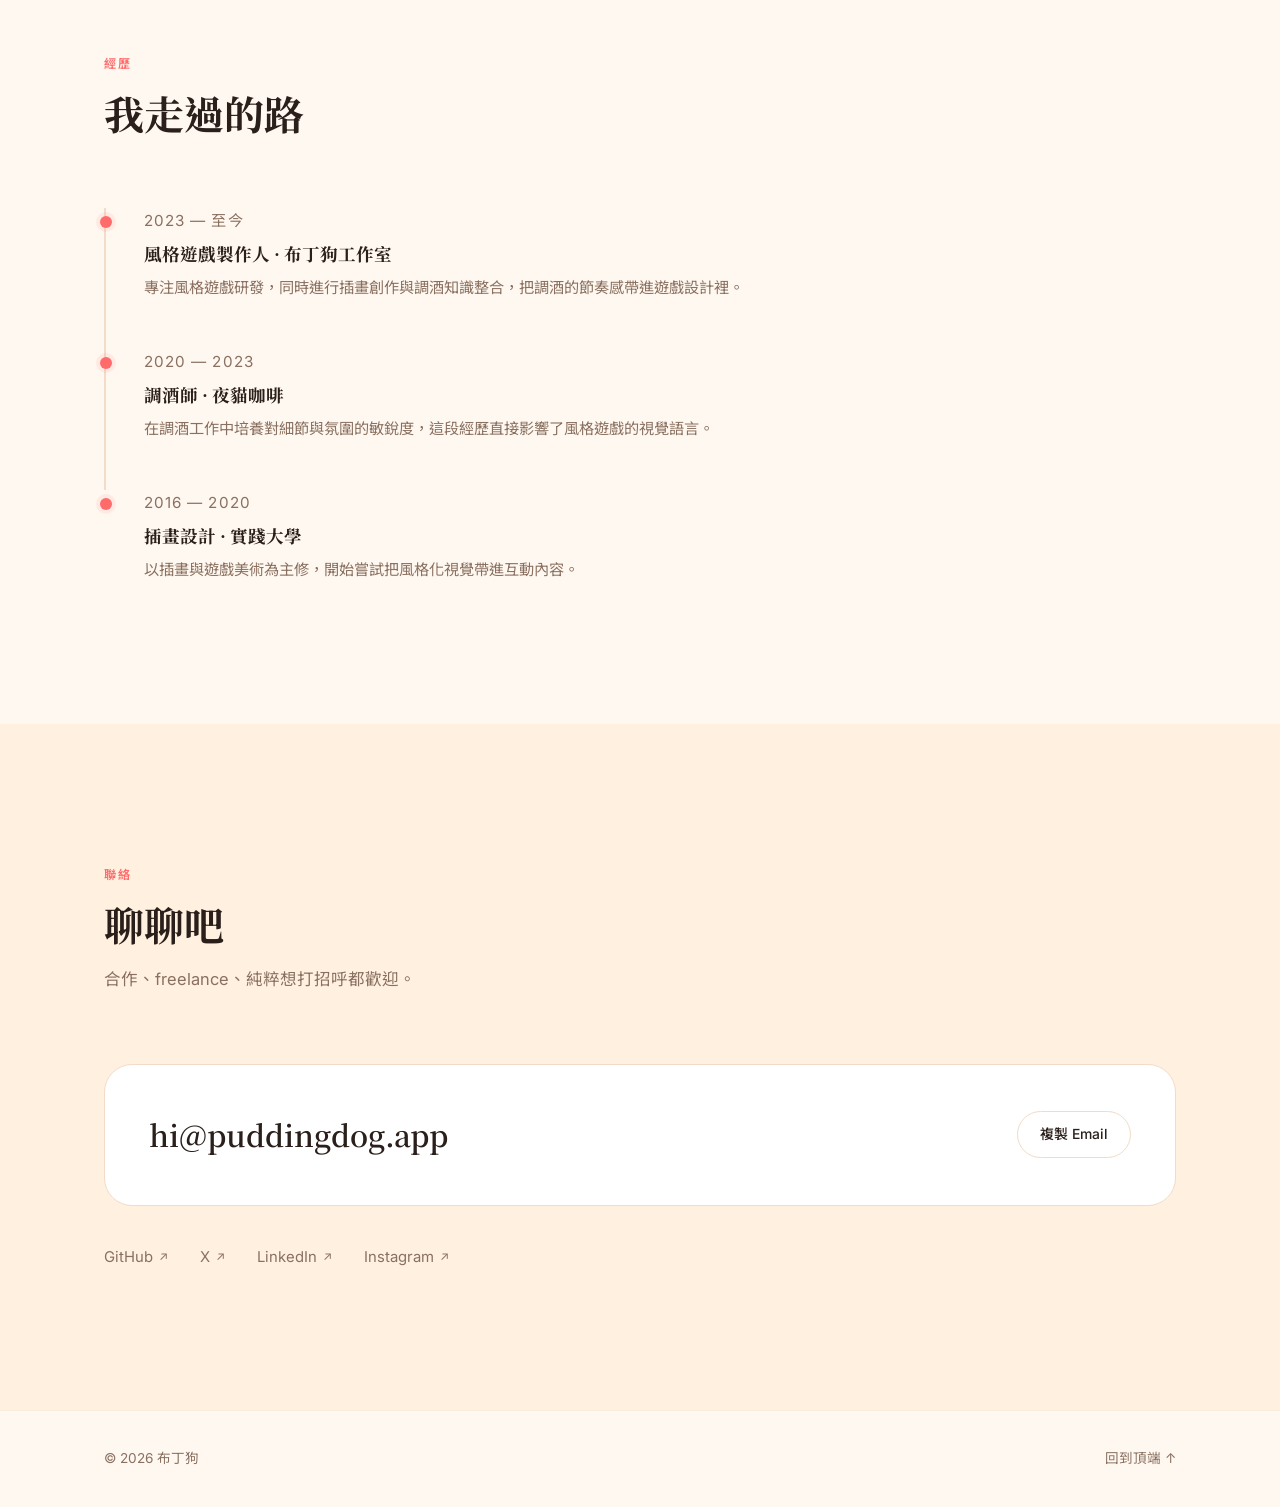
<file: v4-playful.html>
<!DOCTYPE html>
<html lang="zh-Hant" data-theme="dark">
<head>
<meta charset="UTF-8">
<meta name="viewport" content="width=device-width, initial-scale=1">
<title>布丁狗 — 調酒師 × 插畫師，正在用風格遊戲把畫面變成可以玩的世界</title>
<meta name="description" content="調酒師兼插畫師，專注風格遊戲與角色設計。把調酒的溫度、畫畫的耐心，一起煮進每一款遊戲裡。">
<meta name="theme-color" content="#fff8f0">
<meta property="og:type" content="website">
<meta property="og:title" content="布丁狗 — 調酒師 × 插畫師 × 風格遊戲">
<meta property="og:description" content="調酒師兼插畫師，專注風格遊戲與角色設計。">
<meta property="og:image" content="./assets/og-image.png">
<meta name="twitter:card" content="summary_large_image">
<link rel="icon" href="./assets/favicon.svg" type="image/svg+xml">
<link rel="preconnect" href="https://fonts.googleapis.com">
<link rel="preconnect" href="https://fonts.gstatic.com" crossorigin>
<link href="https://fonts.googleapis.com/css2?family=Inter:wght@400;500;600&family=Noto+Sans+TC:wght=400;500;700&family=Noto+Serif+TC:wght=600;700&display=swap" rel="stylesheet">
<link rel="stylesheet" href="./assets/css/style-v4.css">
<script type="application/ld+json">
{
  "@context": "https://schema.org",
  "@type": "Person",
  "name": "布丁狗",
  "jobTitle": "調酒師 × 插畫師 · 風格遊戲製作",
  "url": "https://puddingdog.app",
  "email": "mailto:hi@puddingdog.app",
  "sameAs": ["https://github.com/puddingdog", "https://www.instagram.com/puddingdog"]
}
</script>
<script>
  (function () {
    try {
      var saved = localStorage.getItem('theme');
      var t = saved || (matchMedia('(prefers-color-scheme: light)').matches ? 'light' : 'dark');
      document.documentElement.setAttribute('data-theme', t);
    } catch (e) {}
  })();
</script>
</head>
<body>
<a class="skip-link" href="#main">跳到主要內容</a>
<header class="nav" id="nav">
  <div class="wrap nav-inner">
    <a class="nav-logo" href="#top" aria-label="回到頂端">
      <span class="nav-logo-mark">布丁狗</span>
      <svg class="paw" viewBox="0 0 24 24" fill="currentColor"><path d="M12 2C9.24 2 7 4.24 7 7c0 1.38.53 2.63 1.38 3.56-.23.5-.42 1.03-.54 1.62A5.01 5.01 0 0 0 5 16.5V18c0 .55.45 1 1 1h2c.55 0 1-.45 1-1v-1.5c0-.28-.22-.5-.5-.5s-.5.22-.5.5V19c0 .55.45 1 1 1h2c.55 0 1-.45 1-1v-1.5c0-.28-.22-.5-.5-.5s-.5.22-.5.5V21c0 .55.45 1 1 1h2c.55 0 1-.45 1-1v-1.5c0-.28-.22-.5-.5-.5s-.5.22-.5.5V18c0-.55-.45-1-1-1h-2c-.55 0-1-.45-1-1v-.5c0-.28-.22-.5-.5-.5s-.5.22-.5.5V17.5c0-.83-.49-1.55-1.23-1.85.16-.59.34-1.12.54-1.62C11.47 9.63 12 8.38 12 7c0-2.76-2.24-5-5-5z"/></svg>
    </a>
    <nav class="nav-links" id="navLinks" aria-label="主要導覽">
      <a href="#about">關於我</a>
      <a href="#path">經歷</a>
      <a href="#contact">聯絡</a>
    </nav>
    <div class="nav-actions">
      <button class="icon-btn" id="themeToggle" type="button" aria-label="切換深色／淺色模式">
        <svg class="i-sun" viewBox="0 0 24 24" width="18" height="18" fill="none" stroke="currentColor" stroke-width="1.8" stroke-linecap="round"><circle cx="12" cy="12" r="4.2"/><path d="M12 2.5v2M12 19.5v2M2.5 12h2M19.5 12h2M5.2 5.2l1.4 1.4M17.4 17.4l1.4 1.4M18.8 5.2l-1.4 1.4M6.6 17.4l-1.4 1.4"/></svg>
        <svg class="i-moon" viewBox="0 0 24 24" width="18" height="18" fill="none" stroke="currentColor" stroke-width="1.8" stroke-linecap="round" stroke-linejoin="round"><path d="M20 14.5A8.5 8.5 0 1 1 9.5 4a6.8 6.8 0 0 0 10.5 10.5Z"/></svg>
      </button>
      <a class="btn btn-sm nav-cta" href="#contact">聯絡我</a>
      <button class="icon-btn nav-burger" id="burger" type="button" aria-label="開啟選單" aria-expanded="false">
        <svg viewBox="0 0 24 24" width="20" height="20" fill="none" stroke="currentColor" stroke-width="1.9" stroke-linecap="round"><path d="M4 7h16M4 12h16M4 17h16"/></svg>
      </button>
    </div>
  </div>
</header>
<main id="main">
  <span id="top"></span>
  <section class="hero">
    <div class="wrap hero-inner">
      <div class="hero-text">
        <p class="eyebrow reveal"><span class="dot"></span>持續創作中</p>
        <h1 class="reveal">你好，我是 <em>布丁狗</em></h1>
        <p class="lede reveal">調酒師 × 插畫師，正在用風格遊戲把畫面變成可以玩的世界。</p>
        <div class="hero-actions reveal">
          <a class="btn btn-primary" href="#about">認識我</a>
          <a class="btn" href="#contact">聯絡我</a>
        </div>
        <dl class="quick-facts reveal">
          <div><dt>地點</dt><dd>台北</dd></div>
          <div><dt>身分</dt><dd>調酒師兼插畫師</dd></div>
          <div><dt>語言</dt><dd>中文、English</dd></div>
        </dl>
      </div>
      <div class="hero-media reveal">
        <div class="portrait">
          <img src="./assets/portrait_pollen.jpg" alt="布丁狗的大頭照" width="480" height="480">
        </div>
      </div>
    </div>
  </section>
  <section class="section" id="about">
    <div class="wrap">
      <header class="section-head reveal">
        <p class="kicker">關於我</p>
        <h2>我是這樣的人</h2>
      </header>
      <div class="about-grid">
        <div class="prose reveal">
          <p>調酒師教會我「等」——每杯酒都要時間去攪、靜、聞。插畫教我「看」——把同一個畫面翻來覆去地看，直到找到那個對的線條。風格遊戲則是把這兩種耐心，揉進一個讓人可以玩上一整天的世界。</p>
          <p>我做的事看起來各不相關，但核心只有一個：<strong>把溫度帶進設計裡</strong>。無論是酒杯上的口水、畫稿裡的表情、還是遊戲中的那個讓你會心一笑的細節，都是同一種東西。</p>
          <p>目前正在製作新的風格遊戲，順便畫點插畫、調點喝的。歡迎一起。</p>
        </div>
        <aside class="skills-card reveal">
          <h3>技能與工具</h3>
          <ul class="chips">
            <li>調酒</li>
            <li>插畫</li>
            <li>風格遊戲設計</li>
            <li>角色設計</li>
            <li>動畫</li>
            <li>Unity / 遊戲引擎</li>
          </ul>
        </aside>
      </div>
    </div>
  </section>
  <section class="section" id="path">
    <div class="wrap">
      <header class="section-head reveal">
        <p class="kicker">經歷</p>
        <h2>我走過的路</h2>
      </header>
      <ol class="timeline">
        <li class="reveal">
          <p class="tl-when">2023 — 至今</p>
          <h3>風格遊戲製作人 · 布丁狗工作室</h3>
          <p>專注風格遊戲研發，同時進行插畫創作與調酒知識整合，把調酒的節奏感帶進遊戲設計裡。</p>
        </li>
        <li class="reveal">
          <p class="tl-when">2020 — 2023</p>
          <h3>調酒師 · 夜貓咖啡</h3>
          <p>在調酒工作中培養對細節與氛圍的敏銳度，這段經歷直接影響了風格遊戲的視覺語言。</p>
        </li>
        <li class="reveal">
          <p class="tl-when">2016 — 2020</p>
          <h3>插畫設計 · 實踐大學</h3>
          <p>以插畫與遊戲美術為主修，開始嘗試把風格化視覺帶進互動內容。</p>
        </li>
      </ol>
    </div>
  </section>
  <section class="section section-alt" id="contact">
    <div class="wrap">
      <header class="section-head reveal">
        <p class="kicker">聯絡</p>
        <h2>聊聊吧</h2>
        <p class="section-sub">合作、freelance、純粹想打招呼都歡迎。</p>
      </header>
      <div class="contact-card reveal">
        <a class="email-link" href="mailto:hi@puddingdog.app" id="email">hi@puddingdog.app</a>
        <button class="btn btn-sm" type="button" data-copy="hi@puddingdog.app">複製 Email</button>
      </div>
      <ul class="socials reveal">
        <li><a href="https://github.com/puddingdog" target="_blank" rel="noopener">GitHub<span aria-hidden="true">↗</span></a></li>
        <li><a href="https://x.com/puddingdog" target="_blank" rel="noopener">X<span aria-hidden="true">↗</span></a></li>
        <li><a href="https://linkedin.com/in/puddingdog" target="_blank" rel="noopener">LinkedIn<span aria-hidden="true">↗</span></a></li>
        <li><a href="https://instagram.com/puddingdog" target="_blank" rel="noopener">Instagram<span aria-hidden="true">↗</span></a></li>
      </ul>
    </div>
  </section>
</main>
<footer class="footer">
  <div class="wrap footer-inner">
    <p>© <span id="year">2026</span> 布丁狗</p>
    <a href="#top" class="to-top">回到頂端 ↑</a>
  </div>
</footer>
<script src="./assets/js/main.js"></script>
</body>
</html>
</file>
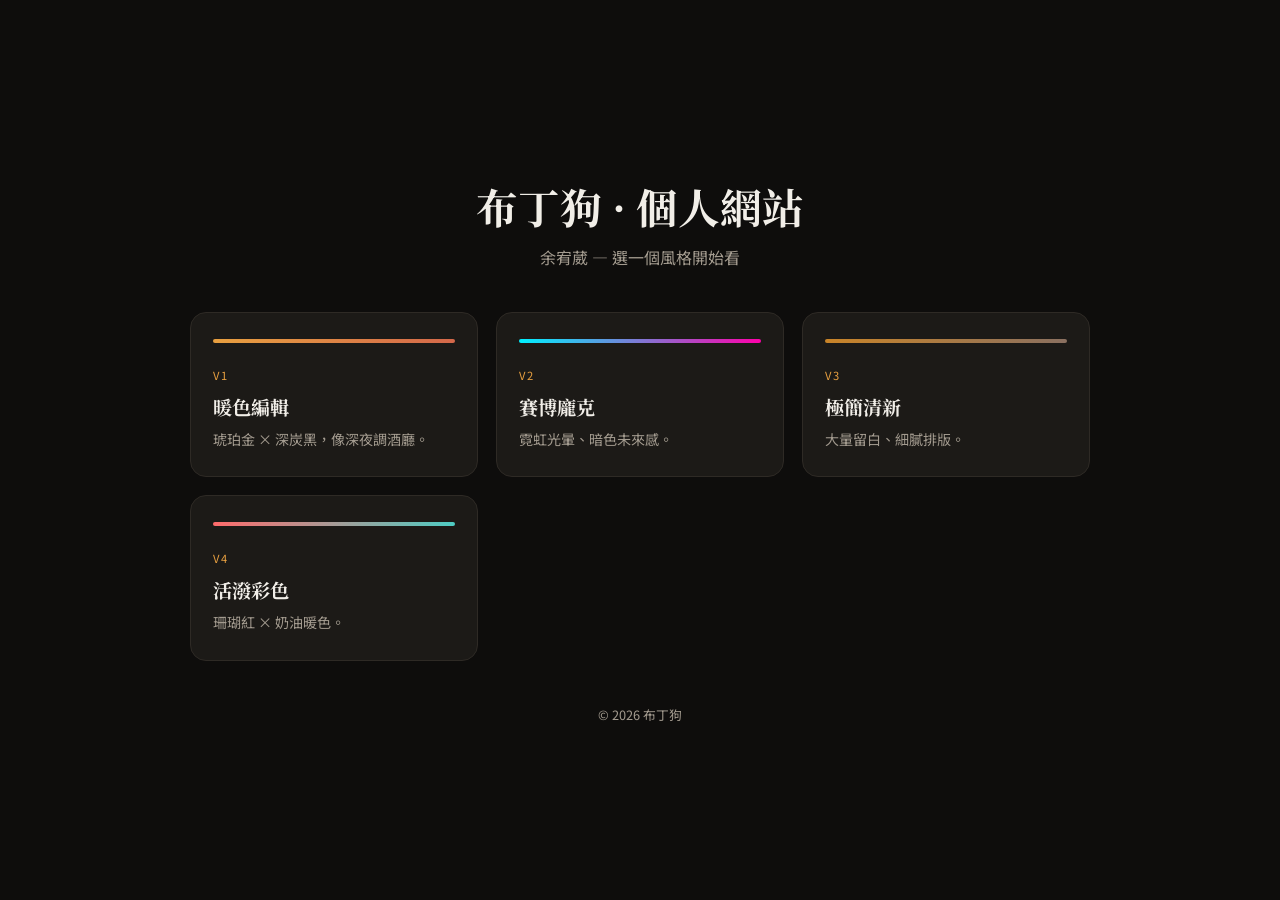
<file: versions.html>
<!DOCTYPE html>
<html lang="zh-Hant">
<head>
<meta charset="UTF-8">
<title>布丁狗 — 選擇網站版本</title>
<meta name="viewport" content="width=device-width, initial-scale=1">
<style>
  :root {
    --bg: #0e0d0c;
    --surface: #1c1a17;
    --border: #2e2a25;
    --text: #f1eee8;
    --muted: #a39b8f;
    --accent: #e8a040;
  }
  * { box-sizing: border-box; }
  body {
    margin: 0;
    min-height: 100vh;
    display: flex;
    flex-direction: column;
    align-items: center;
    justify-content: center;
    background: var(--bg);
    color: var(--text);
    font-family: "Noto Sans TC", -apple-system, "Segoe UI", sans-serif;
    padding: 40px 24px;
  }
  h1 {
    font-family: "Noto Serif TC", Georgia, serif;
    font-size: clamp(1.8rem, 5vw, 2.6rem);
    margin: 0 0 8px;
  }
  p.sub {
    color: var(--muted);
    margin: 0 0 40px;
    text-align: center;
    line-height: 1.7;
  }
  .grid {
    display: grid;
    grid-template-columns: repeat(auto-fit, minmax(220px, 1fr));
    gap: 18px;
    max-width: 900px;
    width: 100%;
  }
  a.card {
    display: block;
    background: var(--surface);
    border: 1px solid var(--border);
    border-radius: 16px;
    padding: 26px 22px;
    text-decoration: none;
    color: inherit;
    transition: transform .25s, border-color .25s, box-shadow .25s;
  }
  a.card:hover {
    transform: translateY(-4px);
    border-color: var(--accent);
    box-shadow: 0 16px 40px -22px rgba(0,0,0,.9);
  }
  .tag {
    display: inline-block;
    font-size: .7rem;
    letter-spacing: .14em;
    text-transform: uppercase;
    color: var(--accent);
    margin-bottom: 10px;
  }
  a.card h2 {
    font-family: "Noto Serif TC", Georgia, serif;
    font-size: 1.2rem;
    margin: 0 0 8px;
  }
  a.card p {
    color: var(--muted);
    font-size: .88rem;
    line-height: 1.6;
    margin: 0;
  }
  a.card .color {
    display: block;
    height: 4px;
    border-radius: 999px;
    margin-bottom: 18px;
  }
  footer {
    margin-top: 44px;
    color: var(--muted);
    font-size: .8rem;
    text-align: center;
  }
</style>
<link href="https://fonts.googleapis.com/css2?family=Noto+Sans+TC:wght@400;500;700&family=Noto+Serif+TC:wght@600;700&display=swap" rel="stylesheet">
</head>
<body>
  <h1>布丁狗 · 個人網站</h1>
  <p class="sub">余宥葳 — 選一個風格開始看</p>

  <div class="grid">
    <a class="card" href="./index.html">
      <span class="color" style="background:linear-gradient(90deg,#e8a040,#d4684a)"></span>
      <span class="tag">V1</span>
      <h2>暖色編輯</h2>
      <p>琥珀金 × 深炭黑，像深夜調酒廳。</p>
    </a>

    <a class="card" href="./v2-cyber.html">
      <span class="color" style="background:linear-gradient(90deg,#00f0ff,#ff00aa)"></span>
      <span class="tag">V2</span>
      <h2>賽博龐克</h2>
      <p>霓虹光暈、暗色未來感。</p>
    </a>

    <a class="card" href="./v3-minimal.html">
      <span class="color" style="background:linear-gradient(90deg,#c98428,#8a7060)"></span>
      <span class="tag">V3</span>
      <h2>極簡清新</h2>
      <p>大量留白、細膩排版。</p>
    </a>

    <a class="card" href="./v4-playful.html">
      <span class="color" style="background:linear-gradient(90deg,#ff6b6b,#4ecdc4)"></span>
      <span class="tag">V4</span>
      <h2>活潑彩色</h2>
      <p>珊瑚紅 × 奶油暖色。</p>
    </a>
  </div>

  <footer>© 2026 布丁狗</footer>
</body>
</html>
</file>
<file: assets/css/style.css>
/* ═══════════════════════════════════════════════
   布丁狗 — 個人網站樣式表
   暖色編輯風：琥珀金 x 深炭黑，像深夜調酒廳
   ═══════════════════════════════════════════════ */

/* ── 設計變數 ── */
:root {
  --font-display: "Noto Serif TC", "Songti TC", Georgia, serif;
  --font-sans: "Inter", "Noto Sans TC", -apple-system, BlinkMacSystemFont, "Segoe UI", sans-serif;

  --wrap: 1120px;
  --radius: 14px;
  --radius-lg: 22px;
  --radius-pill: 999px;
  --nav-h: 64px;

  --ease: cubic-bezier(0.22, 1, 0.36, 1);
  --ease-bounce: cubic-bezier(0.34, 1.56, 0.64, 1);
}

[data-theme="dark"] {
  --bg: #0e0d0c;
  --bg-alt: #151311;
  --surface: #1c1a17;
  --border: #2e2a25;
  --border-soft: #252320;
  --text: #f6f1e7;
  --muted: #a39b8f;
  --accent: #e8a040;
  --accent-alt: #d4684a;
  --accent-ink: #0e0d0c;
  --accent-soft: rgba(232, 160, 64, 0.14);
  --shadow: 0 20px 54px -28px rgba(0, 0, 0, 0.95);
}

[data-theme="light"] {
  --bg: #f8f3eb;
  --bg-alt: #efe8db;
  --surface: #fffdf7;
  --border: #ddd4c4;
  --border-soft: #e8e0d2;
  --text: #1a1714;
  --muted: #6b6359;
  --accent: #c98428;
  --accent-alt: #b85638;
  --accent-ink: #fffdf7;
  --accent-soft: rgba(201, 132, 40, 0.12);
  --shadow: 0 20px 48px -30px rgba(40, 30, 18, 0.5);
}

/* ── 基本 reset ── */
*, *::before, *::after { box-sizing: border-box; }

html {
  scroll-behavior: smooth;
  scroll-padding-top: calc(var(--nav-h) + 20px);
  -webkit-text-size-adjust: 100%;
}

body {
  margin: 0;
  background: var(--bg);
  color: var(--text);
  font-family: var(--font-sans);
  font-size: 16.5px;
  line-height: 1.75;
  -webkit-font-smoothing: antialiased;
  overflow-x: hidden;
  transition: background 0.4s var(--ease), color 0.4s var(--ease);
}

h1, h2, h3 {
  font-family: var(--font-display);
  font-weight: 700;
  line-height: 1.25;
  letter-spacing: 0.01em;
  margin: 0;
}

p { margin: 0; }
a { color: inherit; text-decoration: none; }
img { max-width: 100%; display: block; }
button { font: inherit; color: inherit; }

::selection { background: var(--accent); color: var(--accent-ink); }

:focus-visible {
  outline: 2px solid var(--accent);
  outline-offset: 3px;
  border-radius: 4px;
}

.skip-link {
  position: absolute;
  left: -9999px;
  top: 0;
  z-index: 999;
  background: var(--accent);
  color: var(--accent-ink);
  padding: 10px 16px;
  border-radius: 0 0 10px 0;
}
.skip-link:focus { left: 0; }

.wrap {
  width: 100%;
  max-width: var(--wrap);
  margin-inline: auto;
  padding-inline: 24px;
}

/* ═══════════ 導覽列 ═══════════ */
.nav {
  position: sticky;
  top: 0;
  z-index: 100;
  height: var(--nav-h);
  display: flex;
  align-items: center;
  background: color-mix(in srgb, var(--bg) 80%, transparent);
  backdrop-filter: saturate(180%) blur(16px);
  -webkit-backdrop-filter: saturate(180%) blur(16px);
  border-bottom: 1px solid transparent;
  transition: border-color 0.3s, background 0.3s;
}
.nav.is-stuck { border-bottom-color: var(--border-soft); }

.nav-inner {
  display: flex;
  align-items: center;
  gap: 24px;
}

.nav-logo {
  font-family: var(--font-display);
  font-weight: 700;
  font-size: 1.05rem;
  letter-spacing: 0.04em;
  margin-right: auto;
  display: flex;
  align-items: center;
  gap: 9px;
}
.nav-logo .paw {
  width: 10px; height: 10px;
  opacity: 0.85;
  transition: transform 0.35s var(--ease-bounce);
}
.nav-logo:hover .paw { transform: rotate(15deg) scale(1.2); }

.nav-links {
  display: flex;
  gap: 4px;
  list-style: none;
  margin: 0; padding: 0;
}
.nav-links a {
  display: block;
  padding: 8px 15px;
  font-size: 0.92rem;
  color: var(--muted);
  text-decoration: none;
  border-radius: var(--radius-pill);
  transition: color 0.2s, background 0.2s;
}
.nav-links a:hover { color: var(--text); }
.nav-links a.is-active {
  color: var(--text);
  background: var(--accent-soft);
}

.nav-actions { display: flex; align-items: center; gap: 8px; }

.icon-btn {
  display: grid;
  place-items: center;
  width: 38px; height: 38px;
  border: 1px solid var(--border);
  border-radius: 10px;
  background: transparent;
  cursor: pointer;
  transition: border-color 0.2s, background 0.2s, transform 0.2s var(--ease-bounce);
}
.icon-btn:hover { border-color: var(--accent); background: var(--accent-soft); transform: translateY(-1px); }

[data-theme="dark"] .i-sun { display: block; }
[data-theme="dark"] .i-moon { display: none; }
[data-theme="light"] .i-sun { display: none; }
[data-theme="light"] .i-moon { display: block; }

.nav-burger { display: none; }

/* ═══════════ 按鈕 ═══════════ */
.btn {
  display: inline-flex;
  align-items: center;
  justify-content: center;
  gap: 8px;
  padding: 12px 26px;
  border: 1px solid var(--border);
  border-radius: var(--radius-pill);
  background: var(--surface);
  color: var(--text);
  font-size: 0.95rem;
  font-weight: 500;
  text-decoration: none;
  cursor: pointer;
  transition: transform 0.25s var(--ease), border-color 0.2s, background 0.2s, box-shadow 0.2s;
}
.btn:hover {
  border-color: var(--accent);
  transform: translateY(-2px);
  box-shadow: var(--shadow);
}
.btn-sm { padding: 9px 20px; font-size: 0.87rem; }
.btn-full { width: 100%; margin-top: 18px; }

.btn-primary {
  background: var(--accent);
  border-color: var(--accent);
  color: var(--accent-ink);
}
.btn-primary:hover { filter: brightness(1.08); }

/* ═══════════ 波浪裝飾 ═══════════ */
.wave {
  display: block;
  width: 100%;
  line-height: 0;
  color: var(--border-soft);
}
.wave svg { display: block; width: 100%; height: auto; }
.wave-alt { color: var(--border-soft); }

/* ═══════════ 主視覺 ═══════════ */
.hero {
  position: relative;
  padding: clamp(60px, 10vw, 120px) 0 clamp(70px, 10vw, 124px);
  overflow: hidden;
}

/* 柔光背景 */
.hero::before {
  content: "";
  position: absolute;
  top: -25%;
  right: -8%;
  width: 58vw; height: 58vw;
  max-width: 760px; max-height: 760px;
  background: radial-gradient(circle, var(--accent-soft), transparent 66%);
  pointer-events: none;
  z-index: 0;
}
.hero::after {
  content: "";
  position: absolute;
  bottom: -18%;
  left: -12%;
  width: 45vw; height: 45vw;
  max-width: 580px; max-height: 580px;
  background: radial-gradient(circle, rgba(212, 104, 74, 0.1), transparent 62%);
  pointer-events: none;
  z-index: 0;
}

.hero-inner {
  position: relative;
  z-index: 1;
  display: grid;
  grid-template-columns: minmax(0, 1.3fr) minmax(0, 0.7fr);
  gap: clamp(32px, 5vw, 72px);
  align-items: center;
}

/* 背景手繪感波浪 */
.hero-wave-bg {
  position: absolute;
  bottom: 0; left: 0;
  width: 100%;
  z-index: 0;
  opacity: 0.35;
  color: var(--accent);
}

.eyebrow {
  display: inline-flex;
  align-items: center;
  gap: 9px;
  margin-bottom: 22px;
  padding: 6px 16px 6px 13px;
  border: 1px solid var(--border);
  border-radius: var(--radius-pill);
  background: var(--surface);
  color: var(--muted);
  font-size: 0.82rem;
  letter-spacing: 0.02em;
}
.eyebrow .dot {
  width: 7px; height: 7px;
  border-radius: 50%;
  background: var(--accent);
  box-shadow: 0 0 0 4px var(--accent-soft);
  animation: pulse 2.6s ease-in-out infinite;
}
@keyframes pulse { 50% { box-shadow: 0 0 0 8px rgba(232,160,64,0); } }

.hero-name {
  font-family: var(--font-display);
  font-size: clamp(1rem, 2vw, 1.3rem);
  font-weight: 600;
  letter-spacing: 0.12em;
  color: var(--muted);
  margin-bottom: 10px;
}

.hero h1 {
  font-size: clamp(2.2rem, 6vw, 4.1rem);
  margin-bottom: 20px;
}
.hero h1 em {
  font-style: normal;
  color: var(--accent);
}

.lede {
  max-width: 34em;
  font-size: clamp(1.02rem, 1.5vw, 1.16rem);
  color: var(--muted);
  margin-bottom: 32px;
}

.hero-actions { display: flex; flex-wrap: wrap; gap: 12px; }

.quick-facts {
  display: flex;
  flex-wrap: wrap;
  gap: 14px 44px;
  margin: 46px 0 0;
  padding-top: 30px;
  border-top: 1px solid var(--border-soft);
}
.quick-facts dt {
  font-size: 0.74rem;
  letter-spacing: 0.1em;
  color: var(--muted);
  text-transform: uppercase;
  margin-bottom: 3px;
}
.quick-facts dd { margin: 0; font-size: 0.97rem; }

.hero-media { display: flex; justify-content: center; }
.portrait {
  position: relative;
  width: min(310px, 68vw);
  aspect-ratio: 1;
  border-radius: 50%;
  border: 1px solid var(--border);
  background: var(--surface);
  overflow: hidden;
  display: grid;
  place-items: center;
  box-shadow: var(--shadow);
}
.portrait img { width: 100%; height: 100%; object-fit: cover; }
.portrait-fallback {
  font-family: var(--font-display);
  font-size: 1rem;
  color: var(--muted);
  letter-spacing: 0.1em;
}

/* ═══════════ 區塊 ═══════════ */
.section { padding: clamp(68px, 10vw, 116px) 0; }
.section-alt { background: var(--bg-alt); }

.section-head { max-width: 44em; margin-bottom: clamp(36px, 5vw, 60px); }
.kicker {
  font-size: 0.76rem;
  font-weight: 600;
  letter-spacing: 0.16em;
  text-transform: uppercase;
  color: var(--accent);
  margin-bottom: 12px;
}
.section-head h2 { font-size: clamp(1.6rem, 3.4vw, 2.4rem); }
.section-sub { margin-top: 14px; color: var(--muted); }

/* ── 關於 ── */
.about-grid {
  display: grid;
  grid-template-columns: minmax(0, 1.45fr) minmax(0, 0.55fr);
  gap: clamp(28px, 5vw, 64px);
  align-items: start;
}
.prose p { color: var(--muted); margin-bottom: 20px; max-width: 40em; }
.prose p:last-child { margin-bottom: 0; }

.skills-card {
  padding: 28px;
  border: 1px solid var(--border);
  border-radius: var(--radius-lg);
  background: var(--surface);
  position: relative;
  overflow: hidden;
}
.skills-card::before {
  content: "";
  position: absolute;
  top: 0; left: 0;
  width: 100%; height: 3px;
  background: linear-gradient(90deg, var(--accent), var(--accent-alt), var(--accent));
  opacity: 0.8;
}
.skills-card h3 {
  font-size: 1rem;
  margin-bottom: 18px;
  padding-bottom: 14px;
  border-bottom: 1px solid var(--border-soft);
}
.chips { display: flex; flex-wrap: wrap; gap: 8px; list-style: none; margin: 0; padding: 0; }
.chips li {
  padding: 6px 14px;
  border: 1px solid var(--border);
  border-radius: var(--radius-pill);
  font-size: 0.85rem;
  color: var(--muted);
  transition: border-color 0.2s, color 0.2s;
}
.chips li:hover { border-color: var(--accent); color: var(--text); }

/* ── 作品 ── */
.work-grid {
  display: grid;
  grid-template-columns: repeat(auto-fit, minmax(280px, 1fr));
  gap: 24px;
}
.work-card {
  display: flex;
  flex-direction: column;
  border: 1px solid var(--border);
  border-radius: var(--radius-lg);
  background: var(--surface);
  overflow: hidden;
  transition: transform 0.3s var(--ease), border-color 0.3s, box-shadow 0.3s;
}
.work-card:hover {
  transform: translateY(-5px);
  border-color: var(--accent);
  box-shadow: var(--shadow);
}
.work-thumb {
  aspect-ratio: 16 / 10;
  display: grid;
  place-items: center;
  background: linear-gradient(135deg, var(--accent-soft) 0%, transparent 55%, rgba(212,104,74,0.08) 100%), var(--bg-alt);
  border-bottom: 1px solid var(--border-soft);
  color: var(--muted);
  font-size: 0.9rem;
  letter-spacing: 0.08em;
  overflow: hidden;
  position: relative;
}
.work-thumb img { width: 100%; height: 100%; object-fit: cover; }
.work-thumb .thumb-icon {
  width: 40px; height: 40px;
  opacity: 0.45;
}
.work-body { display: flex; flex-direction: column; flex: 1; padding: 26px; }
.work-meta {
  font-size: 0.78rem;
  letter-spacing: 0.06em;
  color: var(--muted);
  margin-bottom: 8px;
}
.work-card h3 { font-size: 1.16rem; margin-bottom: 10px; }
.work-desc { font-size: 0.93rem; color: var(--muted); margin-bottom: 18px; }
.tags { display: flex; flex-wrap: wrap; gap: 6px; margin: auto 0 18px; }
.tags span {
  padding: 3px 11px;
  border-radius: 6px;
  background: var(--bg-alt);
  color: var(--muted);
  font-size: 0.76rem;
}
.work-link {
  align-self: flex-start;
  font-size: 0.9rem;
  font-weight: 500;
  color: var(--accent);
  text-decoration: none;
  border-bottom: 1px solid transparent;
  transition: border-color 0.2s;
}
.work-link:hover { border-bottom-color: var(--accent); }

/* ── 經歷 ── */
.timeline { list-style: none; margin: 0; padding: 0; max-width: 46em; }
.timeline li {
  position: relative;
  padding: 0 0 44px 36px;
  border-left: 1px solid var(--border);
}
.timeline li:last-child { padding-bottom: 0; border-left-color: transparent; }
.timeline li::before {
  content: "";
  position: absolute;
  left: -5px; top: 8px;
  width: 10px; height: 10px;
  border-radius: 50%;
  background: var(--accent);
  box-shadow: 0 0 0 3px var(--accent-soft);
}
.tl-when {
  font-size: 0.8rem;
  letter-spacing: 0.07em;
  color: var(--muted);
  margin-bottom: 6px;
}
.timeline h3 { font-size: 1.1rem; margin-bottom: 8px; }
.timeline p { color: var(--muted); font-size: 0.95rem; }

/* ── 聯絡 ── */
.contact-card {
  display: flex;
  flex-wrap: wrap;
  align-items: center;
  gap: 18px;
  padding: clamp(26px, 4vw, 40px);
  border: 1px solid var(--border);
  border-radius: var(--radius-lg);
  background: var(--surface);
}
.email-link {
  flex: 1;
  min-width: 0;
  font-family: var(--font-display);
  font-size: clamp(1.1rem, 3.2vw, 1.85rem);
  font-weight: 600;
  text-decoration: none;
  word-break: break-all;
  transition: color 0.2s;
}
.email-link:hover { color: var(--accent); }

.socials {
  display: flex;
  flex-wrap: wrap;
  gap: 10px 30px;
  list-style: none;
  margin: 34px 0 0;
  padding: 0;
}
.socials a {
  display: inline-flex;
  align-items: center;
  gap: 5px;
  color: var(--muted);
  font-size: 0.93rem;
  text-decoration: none;
  transition: color 0.2s;
}
.socials a:hover { color: var(--accent); }
.socials span { font-size: 0.8em; }

/* ── 頁尾 ═══════════ */
.footer {
  padding: 34px 0;
  border-top: 1px solid var(--border-soft);
  font-size: 0.85rem;
  color: var(--muted);
}
.footer-inner { display: flex; justify-content: space-between; align-items: center; gap: 16px; }
.to-top { text-decoration: none; transition: color 0.2s; }
.to-top:hover { color: var(--accent); }

/* ═══════════ 進場動畫 ═══════════ */
.reveal {
  opacity: 0;
  transform: translateY(24px);
  transition: opacity 0.7s var(--ease), transform 0.7s var(--ease);
}
.reveal.is-in { opacity: 1; transform: none; }

/* ═══════════ 響應式 ═══════════ */
@media (max-width: 900px) {
  .hero-inner { grid-template-columns: 1fr; }
  .hero-media { order: -1; }
  .portrait { width: min(190px, 46vw); }
  .about-grid { grid-template-columns: 1fr; }
  .skills-card { max-width: 480px; }
}

@media (max-width: 720px) {
  body { font-size: 16px; }
  .nav-burger { display: grid; }

  .nav-links {
    position: fixed;
    inset: var(--nav-h) 0 auto 0;
    flex-direction: column;
    gap: 0;
    padding: 12px 24px 24px;
    background: var(--bg);
    border-bottom: 1px solid var(--border);
    transform: translateY(-8px);
    opacity: 0;
    pointer-events: none;
    transition: opacity 0.25s, transform 0.25s var(--ease);
  }
  .nav-links.is-open { opacity: 1; transform: none; pointer-events: auto; }
  .nav-links a { padding: 14px 0; border-bottom: 1px solid var(--border-soft); border-radius: 0; }
  .nav-links li:last-child a { border-bottom: 0; }

  .nav-cta { display: none; }
  .quick-facts { gap: 22px 36px; }
  .contact-card { flex-direction: column; align-items: flex-start; }
  .footer-inner { flex-direction: column; align-items: flex-start; gap: 8px; }
}

@media (prefers-reduced-motion: reduce) {
  html { scroll-behavior: auto; }
  *, *::before, *::after {
    animation-duration: 0.01ms !important;
    animation-iteration-count: 1 !important;
    transition-duration: 0.01ms !important;
  }
  .reveal { opacity: 1; transform: none; }
}

/* ═══════════ 列印 ═══════════ */
@media print {
  .nav, .footer, .hero::before, .hero::after, .hero-wave-bg, .btn { display: none !important; }
  body { background: #fff; color: #000; }
  .section { padding: 24px 0; }
}
</file>
<file: assets/css/style-v2.css>
/* ═══════════════════════════════════════════════
   V2 — 賽博龐克 Neon Cyberpunk
   霓虹光暈 × 暗色背景 × 未來感
   ═══════════════════════════════════════════════ */

:root {
  --font-display: "Noto Serif TC", Georgia, serif;
  --font-sans: "Inter", "Noto Sans TC", system-ui, sans-serif;
  --wrap: 1120px;
  --radius: 4px;
  --radius-lg: 8px;
  --nav-h: 64px;
  --ease: cubic-bezier(0.22, 1, 0.36, 1);
}

[data-theme="dark"] {
  --bg: #08080f;
  --bg-alt: #0d0d18;
  --surface: #12121f;
  --border: #1e1e35;
  --border-soft: #16162a;
  --text: #e8e8f0;
  --muted: #7878a0;
  --accent: #00f0ff;
  --accent-alt: #ff00aa;
  --accent-ink: #08080f;
  --accent-soft: rgba(0, 240, 255, 0.1);
  --glow: 0 0 20px rgba(0, 240, 255, 0.3), 0 0 60px rgba(0, 240, 255, 0.1);
  --glow-alt: 0 0 20px rgba(255, 0, 170, 0.3), 0 0 60px rgba(255, 0, 170, 0.1);
}

[data-theme="light"] {
  --bg: #f0f0f8;
  --bg-alt: #e8e8f4;
  --surface: #ffffff;
  --border: #d0d0e8;
  --border-soft: #e0e0f0;
  --text: #12121f;
  --muted: #6868a0;
  --accent: #00b8c4;
  --accent-alt: #d40088;
  --accent-ink: #ffffff;
  --accent-soft: rgba(0, 184, 196, 0.08);
  --glow: 0 0 12px rgba(0, 184, 196, 0.15);
  --glow-alt: 0 0 12px rgba(212, 0, 136, 0.15);
}

*, *::before, *::after { box-sizing: border-box; }
html { scroll-behavior: smooth; scroll-padding-top: calc(var(--nav-h) + 20px); }
body {
  margin: 0;
  background: var(--bg);
  color: var(--text);
  font-family: var(--font-sans);
  font-size: 16.5px;
  line-height: 1.75;
  -webkit-font-smoothing: antialiased;
  overflow-x: hidden;
  transition: background 0.4s, color 0.4s;
}

h1, h2, h3 {
  font-family: var(--font-display);
  font-weight: 700;
  line-height: 1.25;
  margin: 0;
}
p { margin: 0; }
a { color: inherit; text-decoration: none; }
img { max-width: 100%; display: block; }
button { font: inherit; color: inherit; }
::selection { background: var(--accent); color: var(--accent-ink); }
:focus-visible { outline: 2px solid var(--accent); outline-offset: 3px; }

.skip-link { position: absolute; left: -9999px; top: 0; z-index: 999; background: var(--accent); color: var(--accent-ink); padding: 10px 16px; }
.skip-link:focus { left: 0; }

.wrap { width: 100%; max-width: var(--wrap); margin-inline: auto; padding-inline: 24px; }

/* ── 導覽列 ── */
.nav {
  position: sticky; top: 0; z-index: 100; height: var(--nav-h);
  display: flex; align-items: center;
  background: color-mix(in srgb, var(--bg) 80%, transparent);
  backdrop-filter: blur(16px);
  border-bottom: 1px solid transparent;
  transition: border-color 0.3s;
}
.nav.is-stuck { border-bottom-color: var(--border); }
.nav-inner { display: flex; align-items: center; gap: 24px; }
.nav-logo {
  font-family: var(--font-display); font-weight: 700; font-size: 1.05rem;
  letter-spacing: 0.04em; margin-right: auto;
  display: flex; align-items: center; gap: 9px;
}
.nav-logo .paw { width: 10px; height: 10px; opacity: 0.85; filter: drop-shadow(0 0 4px var(--accent)); }
.nav-links { display: flex; gap: 4px; list-style: none; margin: 0; padding: 0; }
.nav-links a {
  display: block; padding: 8px 15px; font-size: 0.92rem;
  color: var(--muted); border-radius: var(--radius);
  transition: color 0.2s, background 0.2s, text-shadow 0.2s;
}
.nav-links a:hover { color: var(--text); text-shadow: 0 0 8px var(--accent); }
.nav-links a.is-active { color: var(--accent); background: var(--accent-soft); text-shadow: 0 0 8px var(--accent); }
.nav-actions { display: flex; align-items: center; gap: 8px; }
.icon-btn {
  display: grid; place-items: center; width: 38px; height: 38px;
  border: 1px solid var(--border); border-radius: var(--radius);
  background: transparent; cursor: pointer;
  transition: border-color 0.2s, box-shadow 0.2s;
}
.icon-btn:hover { border-color: var(--accent); box-shadow: var(--glow); }
[data-theme="dark"] .i-sun { display: block; }
[data-theme="dark"] .i-moon { display: none; }
[data-theme="light"] .i-sun { display: none; }
[data-theme="light"] .i-moon { display: block; }
.nav-burger { display: none; }

/* ── 按鈕 ── */
.btn {
  display: inline-flex; align-items: center; justify-content: center; gap: 8px;
  padding: 12px 26px; border: 1px solid var(--border); border-radius: var(--radius);
  background: var(--surface); color: var(--text); font-size: 0.95rem; font-weight: 500;
  text-decoration: none; cursor: pointer;
  transition: transform 0.25s var(--ease), border-color 0.2s, box-shadow 0.2s;
}
.btn:hover { border-color: var(--accent); transform: translateY(-2px); box-shadow: var(--glow); }
.btn-sm { padding: 9px 20px; font-size: 0.87rem; }
.btn-primary { background: var(--accent); border-color: var(--accent); color: var(--accent-ink); box-shadow: var(--glow); }
.btn-primary:hover { filter: brightness(1.1); }

/* ── 主視覺 ── */
.hero {
  position: relative; padding: clamp(60px, 10vw, 120px) 0 clamp(70px, 10vw, 124px);
  overflow: hidden;
}
.hero::before {
  content: ""; position: absolute; top: -20%; right: -5%;
  width: 50vw; height: 50vw; max-width: 700px; max-height: 700px;
  background: radial-gradient(circle, var(--accent-soft), transparent 65%);
  pointer-events: none; z-index: 0;
}
.hero::after {
  content: ""; position: absolute; bottom: -15%; left: -10%;
  width: 40vw; height: 40vw; max-width: 500px; max-height: 500px;
  background: radial-gradient(circle, rgba(255, 0, 170, 0.08), transparent 60%);
  pointer-events: none; z-index: 0;
}
.hero-inner {
  position: relative; z-index: 1;
  display: grid; grid-template-columns: minmax(0, 1.3fr) minmax(0, 0.7fr);
  gap: clamp(32px, 5vw, 72px); align-items: center;
}
.eyebrow {
  display: inline-flex; align-items: center; gap: 9px; margin-bottom: 22px;
  padding: 6px 16px 6px 13px; border: 1px solid var(--border);
  border-radius: var(--radius); background: var(--surface);
  color: var(--muted); font-size: 0.82rem;
}
.eyebrow .dot {
  width: 7px; height: 7px; border-radius: 50%;
  background: var(--accent); box-shadow: 0 0 8px var(--accent);
  animation: pulse 2.6s ease-in-out infinite;
}
@keyframes pulse { 50% { box-shadow: 0 0 16px var(--accent); } }
.hero h1 { font-size: clamp(2.2rem, 6vw, 4.1rem); margin-bottom: 20px; }
.hero h1 em { font-style: normal; color: var(--accent); text-shadow: 0 0 20px var(--accent); }
.lede { max-width: 34em; font-size: clamp(1.02rem, 1.5vw, 1.16rem); color: var(--muted); margin-bottom: 32px; }
.hero-actions { display: flex; flex-wrap: wrap; gap: 12px; }
.quick-facts {
  display: flex; flex-wrap: wrap; gap: 14px 44px; margin: 46px 0 0;
  padding-top: 30px; border-top: 1px solid var(--border-soft);
}
.quick-facts dt { font-size: 0.74rem; letter-spacing: 0.1em; color: var(--muted); text-transform: uppercase; margin-bottom: 3px; }
.quick-facts dd { margin: 0; font-size: 0.97rem; }
.hero-media { display: flex; justify-content: center; }
.portrait {
  position: relative; width: min(310px, 68vw); aspect-ratio: 1;
  border-radius: var(--radius-lg); border: 1px solid var(--border);
  background: var(--surface); overflow: hidden; display: grid; place-items: center;
  box-shadow: var(--glow);
}
.portrait img { width: 100%; height: 100%; object-fit: cover; }

/* ── 區塊 ── */
.section { padding: clamp(68px, 10vw, 116px) 0; }
.section-alt { background: var(--bg-alt); }
.section-head { max-width: 44em; margin-bottom: clamp(36px, 5vw, 60px); }
.kicker { font-size: 0.76rem; font-weight: 600; letter-spacing: 0.16em; text-transform: uppercase; color: var(--accent); margin-bottom: 12px; }
.section-head h2 { font-size: clamp(1.6rem, 3.4vw, 2.4rem); }
.section-sub { margin-top: 14px; color: var(--muted); }

/* ── 關於 ── */
.about-grid { display: grid; grid-template-columns: minmax(0, 1.45fr) minmax(0, 0.55fr); gap: clamp(28px, 5vw, 64px); align-items: start; }
.prose p { color: var(--muted); margin-bottom: 20px; max-width: 40em; }
.prose p:last-child { margin-bottom: 0; }
.skills-card {
  padding: 28px; border: 1px solid var(--border); border-radius: var(--radius-lg);
  background: var(--surface); position: relative; overflow: hidden;
}
.skills-card::before {
  content: ""; position: absolute; top: 0; left: 0; width: 100%; height: 2px;
  background: linear-gradient(90deg, var(--accent), var(--accent-alt));
}
.skills-card h3 { font-size: 1rem; margin-bottom: 18px; padding-bottom: 14px; border-bottom: 1px solid var(--border-soft); }
.chips { display: flex; flex-wrap: wrap; gap: 8px; list-style: none; margin: 0; padding: 0; }
.chips li {
  padding: 6px 14px; border: 1px solid var(--border); border-radius: var(--radius);
  font-size: 0.85rem; color: var(--muted);
  transition: border-color 0.2s, color 0.2s, box-shadow 0.2s;
}
.chips li:hover { border-color: var(--accent); color: var(--text); box-shadow: var(--glow); }

/* ── 作品 ── */
.work-grid { display: grid; grid-template-columns: repeat(auto-fit, minmax(280px, 1fr)); gap: 24px; }
.work-card {
  display: flex; flex-direction: column; border: 1px solid var(--border);
  border-radius: var(--radius-lg); background: var(--surface); overflow: hidden;
  transition: transform 0.3s var(--ease), border-color 0.3s, box-shadow 0.3s;
}
.work-card:hover { transform: translateY(-5px); border-color: var(--accent); box-shadow: var(--glow); }
.work-thumb { aspect-ratio: 16 / 10; display: grid; place-items: center; background: var(--bg-alt); border-bottom: 1px solid var(--border-soft); overflow: hidden; }
.work-thumb img { width: 100%; height: 100%; object-fit: cover; }
.work-body { display: flex; flex-direction: column; flex: 1; padding: 26px; }
.work-meta { font-size: 0.78rem; letter-spacing: 0.06em; color: var(--muted); margin-bottom: 8px; }
.work-card h3 { font-size: 1.16rem; margin-bottom: 10px; }
.work-desc { font-size: 0.93rem; color: var(--muted); margin-bottom: 18px; }
.tags { display: flex; flex-wrap: wrap; gap: 6px; margin: auto 0 18px; }
.tags span { padding: 3px 11px; border-radius: var(--radius); background: var(--bg-alt); color: var(--muted); font-size: 0.76rem; }
.work-link { align-self: flex-start; font-size: 0.9rem; font-weight: 500; color: var(--accent); text-decoration: none; border-bottom: 1px solid transparent; transition: border-color 0.2s; }
.work-link:hover { border-bottom-color: var(--accent); }

/* ── 經歷 ── */
.timeline { list-style: none; margin: 0; padding: 0; max-width: 46em; }
.timeline li { position: relative; padding: 0 0 44px 36px; border-left: 1px solid var(--border); }
.timeline li:last-child { padding-bottom: 0; border-left-color: transparent; }
.timeline li::before {
  content: ""; position: absolute; left: -5px; top: 8px;
  width: 10px; height: 10px; border-radius: 50%;
  background: var(--accent); box-shadow: 0 0 8px var(--accent);
}
.tl-when { font-size: 0.8rem; letter-spacing: 0.07em; color: var(--muted); margin-bottom: 6px; }
.timeline h3 { font-size: 1.1rem; margin-bottom: 8px; }
.timeline p { color: var(--muted); font-size: 0.95rem; }

/* ── 聯絡 ── */
.contact-card {
  display: flex; flex-wrap: wrap; align-items: center; gap: 18px;
  padding: clamp(26px, 4vw, 40px); border: 1px solid var(--border);
  border-radius: var(--radius-lg); background: var(--surface);
}
.email-link {
  flex: 1; min-width: 0; font-family: var(--font-display);
  font-size: clamp(1.1rem, 3.2vw, 1.85rem); font-weight: 600;
  text-decoration: none; word-break: break-all; transition: color 0.2s, text-shadow 0.2s;
}
.email-link:hover { color: var(--accent); text-shadow: 0 0 12px var(--accent); }
.socials { display: flex; flex-wrap: wrap; gap: 10px 30px; list-style: none; margin: 34px 0 0; padding: 0; }
.socials a { display: inline-flex; align-items: center; gap: 5px; color: var(--muted); font-size: 0.93rem; text-decoration: none; transition: color 0.2s, text-shadow 0.2s; }
.socials a:hover { color: var(--accent); text-shadow: 0 0 8px var(--accent); }
.socials span { font-size: 0.8em; }

/* ── 頁尾 ── */
.footer { padding: 34px 0; border-top: 1px solid var(--border-soft); font-size: 0.85rem; color: var(--muted); }
.footer-inner { display: flex; justify-content: space-between; align-items: center; gap: 16px; }
.to-top { text-decoration: none; transition: color 0.2s; }
.to-top:hover { color: var(--accent); }

/* ── 動畫 ── */
.reveal { opacity: 0; transform: translateY(24px); transition: opacity 0.7s var(--ease), transform 0.7s var(--ease); }
.reveal.is-in { opacity: 1; transform: none; }

/* ── 響應式 ── */
@media (max-width: 900px) {
  .hero-inner { grid-template-columns: 1fr; }
  .hero-media { order: -1; }
  .portrait { width: min(190px, 46vw); }
  .about-grid { grid-template-columns: 1fr; }
  .skills-card { max-width: 480px; }
}
@media (max-width: 720px) {
  body { font-size: 16px; }
  .nav-burger { display: grid; }
  .nav-links {
    position: fixed; inset: var(--nav-h) 0 auto 0; flex-direction: column; gap: 0;
    padding: 12px 24px 24px; background: var(--bg); border-bottom: 1px solid var(--border);
    transform: translateY(-8px); opacity: 0; pointer-events: none;
    transition: opacity 0.25s, transform 0.25s var(--ease);
  }
  .nav-links.is-open { opacity: 1; transform: none; pointer-events: auto; }
  .nav-links a { padding: 14px 0; border-bottom: 1px solid var(--border-soft); border-radius: 0; }
  .nav-links li:last-child a { border-bottom: 0; }
  .nav-cta { display: none; }
  .quick-facts { gap: 22px 36px; }
  .contact-card { flex-direction: column; align-items: flex-start; }
  .footer-inner { flex-direction: column; align-items: flex-start; gap: 8px; }
}
@media (prefers-reduced-motion: reduce) {
  html { scroll-behavior: auto; }
  *, *::before, *::after { animation-duration: 0.01ms !important; transition-duration: 0.01ms !important; }
  .reveal { opacity: 1; transform: none; }
}
</file>
<file: assets/css/style-v3.css>
/* ═══════════════════════════════════════════════
   V3 — 極簡清新 Minimal Clean
   大量留白 × 細膩排版 × 單一強調色
   ═══════════════════════════════════════════════ */

:root {
  --font-display: "Noto Serif TC", Georgia, serif;
  --font-sans: "Inter", "Noto Sans TC", system-ui, sans-serif;
  --wrap: 1080px;
  --radius: 20px;
  --radius-lg: 28px;
  --nav-h: 72px;
  --ease: cubic-bezier(0.22, 1, 0.36, 1);
}

[data-theme="dark"] {
  --bg: #fafafa;
  --bg-alt: #f4f2ee;
  --surface: #ffffff;
  --border: #e8e4de;
  --border-soft: #f0ece6;
  --text: #1a1815;
  --muted: #6b6560;
  --accent: #c98428;
  --accent-ink: #ffffff;
  --accent-soft: rgba(201, 132, 40, 0.08);
  --shadow: 0 2px 12px rgba(0,0,0,0.04), 0 12px 40px -12px rgba(0,0,0,0.08);
}

[data-theme="light"] {
  --bg: #fafafa;
  --bg-alt: #f4f2ee;
  --surface: #ffffff;
  --border: #e8e4de;
  --border-soft: #f0ece6;
  --text: #1a1815;
  --muted: #6b6560;
  --accent: #c98428;
  --accent-ink: #ffffff;
  --accent-soft: rgba(201, 132, 40, 0.08);
  --shadow: 0 2px 12px rgba(0,0,0,0.04), 0 12px 40px -12px rgba(0,0,0,0.08);
}

*, *::before, *::after { box-sizing: border-box; }
html { scroll-behavior: smooth; scroll-padding-top: calc(var(--nav-h) + 20px); }
body {
  margin: 0; background: var(--bg); color: var(--text);
  font-family: var(--font-sans); font-size: 16.5px; line-height: 1.8;
  -webkit-font-smoothing: antialiased; overflow-x: hidden;
  transition: background 0.4s, color 0.4s;
}
h1, h2, h3 { font-family: var(--font-display); font-weight: 700; line-height: 1.3; margin: 0; }
p { margin: 0; }
a { color: inherit; text-decoration: none; }
img { max-width: 100%; display: block; }
button { font: inherit; color: inherit; }
::selection { background: var(--accent); color: var(--accent-ink); }
:focus-visible { outline: 2px solid var(--accent); outline-offset: 3px; }
.skip-link { position: absolute; left: -9999px; top: 0; z-index: 999; background: var(--accent); color: var(--accent-ink); padding: 10px 16px; border-radius: 0 0 12px 0; }
.skip-link:focus { left: 0; }
.wrap { width: 100%; max-width: var(--wrap); margin-inline: auto; padding-inline: 24px; }

/* ── 導覽列 ── */
.nav {
  position: sticky; top: 0; z-index: 100; height: var(--nav-h);
  display: flex; align-items: center;
  background: color-mix(in srgb, var(--bg) 75%, transparent);
  backdrop-filter: blur(20px) saturate(180%);
  border-bottom: 1px solid transparent;
  transition: border-color 0.3s;
}
.nav.is-stuck { border-bottom-color: var(--border-soft); }
.nav-inner { display: flex; align-items: center; gap: 24px; }
.nav-logo {
  font-family: var(--font-display); font-weight: 700; font-size: 1.1rem;
  letter-spacing: 0.02em; margin-right: auto;
  display: flex; align-items: center; gap: 10px;
}
.nav-logo .paw { width: 10px; height: 10px; opacity: 0.6; }
.nav-links { display: flex; gap: 2px; list-style: none; margin: 0; padding: 0; }
.nav-links a {
  display: block; padding: 8px 16px; font-size: 0.92rem;
  color: var(--muted); border-radius: 999px;
  transition: color 0.2s, background 0.2s;
}
.nav-links a:hover { color: var(--text); }
.nav-links a.is-active { color: var(--text); background: var(--accent-soft); }
.nav-actions { display: flex; align-items: center; gap: 8px; }
.icon-btn {
  display: grid; place-items: center; width: 40px; height: 40px;
  border: 1px solid var(--border); border-radius: 12px;
  background: transparent; cursor: pointer;
  transition: border-color 0.2s, background 0.2s;
}
.icon-btn:hover { border-color: var(--accent); background: var(--accent-soft); }
[data-theme="dark"] .i-sun { display: block; }
[data-theme="dark"] .i-moon { display: none; }
[data-theme="light"] .i-sun { display: none; }
[data-theme="light"] .i-moon { display: block; }
.nav-burger { display: none; }

/* ── 按鈕 ── */
.btn {
  display: inline-flex; align-items: center; justify-content: center; gap: 8px;
  padding: 13px 28px; border: 1px solid var(--border); border-radius: 999px;
  background: var(--surface); color: var(--text); font-size: 0.95rem; font-weight: 500;
  text-decoration: none; cursor: pointer;
  transition: transform 0.25s var(--ease), border-color 0.2s, box-shadow 0.2s;
}
.btn:hover { border-color: var(--accent); transform: translateY(-2px); box-shadow: var(--shadow); }
.btn-sm { padding: 10px 22px; font-size: 0.87rem; }
.btn-primary { background: var(--accent); border-color: var(--accent); color: var(--accent-ink); }
.btn-primary:hover { filter: brightness(1.05); }

/* ── 主視覺 ── */
.hero { padding: clamp(70px, 12vw, 140px) 0 clamp(80px, 12vw, 140px); }
.hero-inner {
  display: grid; grid-template-columns: minmax(0, 1.3fr) minmax(0, 0.7fr);
  gap: clamp(40px, 6vw, 80px); align-items: center;
}
.eyebrow {
  display: inline-flex; align-items: center; gap: 9px; margin-bottom: 24px;
  padding: 7px 18px 7px 14px; border: 1px solid var(--border);
  border-radius: 999px; background: var(--surface);
  color: var(--muted); font-size: 0.82rem;
}
.eyebrow .dot { width: 7px; height: 7px; border-radius: 50%; background: var(--accent); }
.hero h1 { font-size: clamp(2.4rem, 6vw, 4.2rem); margin-bottom: 22px; letter-spacing: -0.01em; }
.hero h1 em { font-style: normal; color: var(--accent); }
.lede { max-width: 32em; font-size: clamp(1.05rem, 1.5vw, 1.18rem); color: var(--muted); margin-bottom: 36px; }
.hero-actions { display: flex; flex-wrap: wrap; gap: 12px; }
.quick-facts {
  display: flex; flex-wrap: wrap; gap: 16px 48px; margin: 50px 0 0;
  padding-top: 32px; border-top: 1px solid var(--border-soft);
}
.quick-facts dt { font-size: 0.74rem; letter-spacing: 0.1em; color: var(--muted); text-transform: uppercase; margin-bottom: 4px; }
.quick-facts dd { margin: 0; font-size: 0.97rem; }
.hero-media { display: flex; justify-content: center; }
.portrait {
  position: relative; width: min(320px, 68vw); aspect-ratio: 1;
  border-radius: 50%; border: 1px solid var(--border);
  background: var(--surface); overflow: hidden; display: grid; place-items: center;
  box-shadow: var(--shadow);
}
.portrait img { width: 100%; height: 100%; object-fit: cover; }

/* ── 區塊 ── */
.section { padding: clamp(80px, 12vw, 140px) 0; }
.section-alt { background: var(--bg-alt); }
.section-head { max-width: 44em; margin-bottom: clamp(40px, 6vw, 70px); }
.kicker { font-size: 0.76rem; font-weight: 600; letter-spacing: 0.16em; text-transform: uppercase; color: var(--accent); margin-bottom: 14px; }
.section-head h2 { font-size: clamp(1.7rem, 3.4vw, 2.5rem); }
.section-sub { margin-top: 16px; color: var(--muted); }

/* ── 關於 ── */
.about-grid { display: grid; grid-template-columns: minmax(0, 1.45fr) minmax(0, 0.55fr); gap: clamp(32px, 5vw, 70px); align-items: start; }
.prose p { color: var(--muted); margin-bottom: 22px; max-width: 40em; }
.prose p:last-child { margin-bottom: 0; }
.skills-card {
  padding: 30px; border: 1px solid var(--border); border-radius: var(--radius-lg);
  background: var(--surface);
}
.skills-card h3 { font-size: 1rem; margin-bottom: 20px; padding-bottom: 16px; border-bottom: 1px solid var(--border-soft); }
.chips { display: flex; flex-wrap: wrap; gap: 8px; list-style: none; margin: 0; padding: 0; }
.chips li {
  padding: 7px 16px; border: 1px solid var(--border); border-radius: 999px;
  font-size: 0.85rem; color: var(--muted);
  transition: border-color 0.2s, color 0.2s;
}
.chips li:hover { border-color: var(--accent); color: var(--text); }

/* ── 作品 ── */
.work-grid { display: grid; grid-template-columns: repeat(auto-fit, minmax(280px, 1fr)); gap: 28px; }
.work-card {
  display: flex; flex-direction: column; border: 1px solid var(--border);
  border-radius: var(--radius-lg); background: var(--surface); overflow: hidden;
  transition: transform 0.3s var(--ease), border-color 0.3s, box-shadow 0.3s;
}
.work-card:hover { transform: translateY(-6px); border-color: var(--accent); box-shadow: var(--shadow); }
.work-thumb { aspect-ratio: 16 / 10; display: grid; place-items: center; background: var(--bg-alt); border-bottom: 1px solid var(--border-soft); overflow: hidden; }
.work-thumb img { width: 100%; height: 100%; object-fit: cover; }
.work-body { display: flex; flex-direction: column; flex: 1; padding: 28px; }
.work-meta { font-size: 0.78rem; letter-spacing: 0.06em; color: var(--muted); margin-bottom: 10px; }
.work-card h3 { font-size: 1.16rem; margin-bottom: 12px; }
.work-desc { font-size: 0.93rem; color: var(--muted); margin-bottom: 20px; }
.tags { display: flex; flex-wrap: wrap; gap: 6px; margin: auto 0 20px; }
.tags span { padding: 4px 12px; border-radius: 8px; background: var(--bg-alt); color: var(--muted); font-size: 0.76rem; }
.work-link { align-self: flex-start; font-size: 0.9rem; font-weight: 500; color: var(--accent); text-decoration: none; border-bottom: 1px solid transparent; transition: border-color 0.2s; }
.work-link:hover { border-bottom-color: var(--accent); }

/* ── 經歷 ── */
.timeline { list-style: none; margin: 0; padding: 0; max-width: 46em; }
.timeline li { position: relative; padding: 0 0 48px 38px; border-left: 1px solid var(--border); }
.timeline li:last-child { padding-bottom: 0; border-left-color: transparent; }
.timeline li::before {
  content: ""; position: absolute; left: -5px; top: 8px;
  width: 10px; height: 10px; border-radius: 50%;
  background: var(--accent); box-shadow: 0 0 0 4px var(--accent-soft);
}
.tl-when { font-size: 0.8rem; letter-spacing: 0.07em; color: var(--muted); margin-bottom: 8px; }
.timeline h3 { font-size: 1.1rem; margin-bottom: 10px; }
.timeline p { color: var(--muted); font-size: 0.95rem; }

/* ── 聯絡 ── */
.contact-card {
  display: flex; flex-wrap: wrap; align-items: center; gap: 20px;
  padding: clamp(28px, 4vw, 44px); border: 1px solid var(--border);
  border-radius: var(--radius-lg); background: var(--surface);
}
.email-link {
  flex: 1; min-width: 0; font-family: var(--font-display);
  font-size: clamp(1.1rem, 3.2vw, 1.85rem); font-weight: 600;
  text-decoration: none; word-break: break-all; transition: color 0.2s;
}
.email-link:hover { color: var(--accent); }
.socials { display: flex; flex-wrap: wrap; gap: 12px 32px; list-style: none; margin: 36px 0 0; padding: 0; }
.socials a { display: inline-flex; align-items: center; gap: 6px; color: var(--muted); font-size: 0.93rem; text-decoration: none; transition: color 0.2s; }
.socials a:hover { color: var(--accent); }
.socials span { font-size: 0.8em; }

/* ── 頁尾 ── */
.footer { padding: 36px 0; border-top: 1px solid var(--border-soft); font-size: 0.85rem; color: var(--muted); }
.footer-inner { display: flex; justify-content: space-between; align-items: center; gap: 16px; }
.to-top { text-decoration: none; transition: color 0.2s; }
.to-top:hover { color: var(--accent); }

/* ── 動畫 ── */
.reveal { opacity: 0; transform: translateY(20px); transition: opacity 0.8s var(--ease), transform 0.8s var(--ease); }
.reveal.is-in { opacity: 1; transform: none; }

/* ── 響應式 ── */
@media (max-width: 900px) {
  .hero-inner { grid-template-columns: 1fr; }
  .hero-media { order: -1; }
  .portrait { width: min(200px, 46vw); }
  .about-grid { grid-template-columns: 1fr; }
  .skills-card { max-width: 480px; }
}
@media (max-width: 720px) {
  body { font-size: 16px; }
  .nav-burger { display: grid; }
  .nav-links {
    position: fixed; inset: var(--nav-h) 0 auto 0; flex-direction: column; gap: 0;
    padding: 12px 24px 24px; background: var(--bg); border-bottom: 1px solid var(--border);
    transform: translateY(-8px); opacity: 0; pointer-events: none;
    transition: opacity 0.25s, transform 0.25s var(--ease);
  }
  .nav-links.is-open { opacity: 1; transform: none; pointer-events: auto; }
  .nav-links a { padding: 14px 0; border-bottom: 1px solid var(--border-soft); border-radius: 0; }
  .nav-links li:last-child a { border-bottom: 0; }
  .nav-cta { display: none; }
  .quick-facts { gap: 24px 40px; }
  .contact-card { flex-direction: column; align-items: flex-start; }
  .footer-inner { flex-direction: column; align-items: flex-start; gap: 8px; }
}
@media (prefers-reduced-motion: reduce) {
  html { scroll-behavior: auto; }
  *, *::before, *::after { animation-duration: 0.01ms !important; transition-duration: 0.01ms !important; }
  .reveal { opacity: 1; transform: none; }
}
</file>
<file: assets/css/style-v4.css>
/* ═══════════════════════════════════════════════
   V4 — 活潑彩色 Playful Colorful
   明亮暖色 × 圓角 × 趣味裝飾
   ═══════════════════════════════════════════════ */

:root {
  --font-display: "Noto Serif TC", Georgia, serif;
  --font-sans: "Inter", "Noto Sans TC", system-ui, sans-serif;
  --wrap: 1120px;
  --radius: 18px;
  --radius-lg: 28px;
  --nav-h: 68px;
  --ease: cubic-bezier(0.34, 1.56, 0.64, 1);
}

[data-theme="dark"] {
  --bg: #fff8f0;
  --bg-alt: #fff0e0;
  --surface: #ffffff;
  --border: #f0dcc8;
  --border-soft: #f8ecdc;
  --text: #2a1f1a;
  --muted: #8a7060;
  --accent: #ff6b6b;
  --accent-alt: #4ecdc4;
  --accent-ink: #ffffff;
  --accent-soft: rgba(255, 107, 107, 0.1);
  --shadow: 0 4px 16px rgba(255, 107, 107, 0.08), 0 16px 48px -16px rgba(255, 107, 107, 0.12);
}

[data-theme="light"] {
  --bg: #fff8f0;
  --bg-alt: #fff0e0;
  --surface: #ffffff;
  --border: #f0dcc8;
  --border-soft: #f8ecdc;
  --text: #2a1f1a;
  --muted: #8a7060;
  --accent: #ff6b6b;
  --accent-alt: #4ecdc4;
  --accent-ink: #ffffff;
  --accent-soft: rgba(255, 107, 107, 0.1);
  --shadow: 0 4px 16px rgba(255, 107, 107, 0.08), 0 16px 48px -16px rgba(255, 107, 107, 0.12);
}

*, *::before, *::after { box-sizing: border-box; }
html { scroll-behavior: smooth; scroll-padding-top: calc(var(--nav-h) + 20px); }
body {
  margin: 0; background: var(--bg); color: var(--text);
  font-family: var(--font-sans); font-size: 16.5px; line-height: 1.75;
  -webkit-font-smoothing: antialiased; overflow-x: hidden;
  transition: background 0.4s, color 0.4s;
}
h1, h2, h3 { font-family: var(--font-display); font-weight: 700; line-height: 1.25; margin: 0; }
p { margin: 0; }
a { color: inherit; text-decoration: none; }
img { max-width: 100%; display: block; }
button { font: inherit; color: inherit; }
::selection { background: var(--accent); color: var(--accent-ink); }
:focus-visible { outline: 2px solid var(--accent); outline-offset: 3px; }
.skip-link { position: absolute; left: -9999px; top: 0; z-index: 999; background: var(--accent); color: var(--accent-ink); padding: 10px 16px; border-radius: 0 0 14px 0; }
.skip-link:focus { left: 0; }
.wrap { width: 100%; max-width: var(--wrap); margin-inline: auto; padding-inline: 24px; }

/* ── 導覽列 ── */
.nav {
  position: sticky; top: 0; z-index: 100; height: var(--nav-h);
  display: flex; align-items: center;
  background: color-mix(in srgb, var(--bg) 75%, transparent);
  backdrop-filter: blur(20px) saturate(180%);
  border-bottom: 1px solid transparent;
  transition: border-color 0.3s;
}
.nav.is-stuck { border-bottom-color: var(--border-soft); }
.nav-inner { display: flex; align-items: center; gap: 24px; }
.nav-logo {
  font-family: var(--font-display); font-weight: 700; font-size: 1.1rem;
  letter-spacing: 0.02em; margin-right: auto;
  display: flex; align-items: center; gap: 10px;
}
.nav-logo .paw { width: 10px; height: 10px; opacity: 0.7; }
.nav-links { display: flex; gap: 4px; list-style: none; margin: 0; padding: 0; }
.nav-links a {
  display: block; padding: 8px 16px; font-size: 0.92rem;
  color: var(--muted); border-radius: 999px;
  transition: color 0.2s, background 0.2s, transform 0.2s var(--ease);
}
.nav-links a:hover { color: var(--text); transform: translateY(-1px); }
.nav-links a.is-active { color: var(--accent); background: var(--accent-soft); }
.nav-actions { display: flex; align-items: center; gap: 8px; }
.icon-btn {
  display: grid; place-items: center; width: 40px; height: 40px;
  border: 1px solid var(--border); border-radius: 14px;
  background: transparent; cursor: pointer;
  transition: border-color 0.2s, background 0.2s, transform 0.2s var(--ease);
}
.icon-btn:hover { border-color: var(--accent); background: var(--accent-soft); transform: translateY(-2px) rotate(3deg); }
[data-theme="dark"] .i-sun { display: block; }
[data-theme="dark"] .i-moon { display: none; }
[data-theme="light"] .i-sun { display: none; }
[data-theme="light"] .i-moon { display: block; }
.nav-burger { display: none; }

/* ── 按鈕 ── */
.btn {
  display: inline-flex; align-items: center; justify-content: center; gap: 8px;
  padding: 13px 28px; border: 1px solid var(--border); border-radius: 999px;
  background: var(--surface); color: var(--text); font-size: 0.95rem; font-weight: 500;
  text-decoration: none; cursor: pointer;
  transition: transform 0.25s var(--ease), border-color 0.2s, box-shadow 0.2s;
}
.btn:hover { border-color: var(--accent); transform: translateY(-3px) scale(1.02); box-shadow: var(--shadow); }
.btn-sm { padding: 10px 22px; font-size: 0.87rem; }
.btn-primary { background: var(--accent); border-color: var(--accent); color: var(--accent-ink); }
.btn-primary:hover { filter: brightness(1.05); }

/* ── 主視覺 ── */
.hero {
  position: relative; padding: clamp(70px, 12vw, 140px) 0 clamp(80px, 12vw, 140px);
  overflow: hidden;
}
.hero::before {
  content: ""; position: absolute; top: -20%; right: -5%;
  width: 50vw; height: 50vw; max-width: 700px; max-height: 700px;
  background: radial-gradient(circle, var(--accent-soft), transparent 65%);
  pointer-events: none; z-index: 0;
}
.hero::after {
  content: ""; position: absolute; bottom: -15%; left: -10%;
  width: 40vw; height: 40vw; max-width: 500px; max-height: 500px;
  background: radial-gradient(circle, rgba(78, 205, 196, 0.1), transparent 60%);
  pointer-events: none; z-index: 0;
}
.hero-inner {
  position: relative; z-index: 1;
  display: grid; grid-template-columns: minmax(0, 1.3fr) minmax(0, 0.7fr);
  gap: clamp(40px, 6vw, 80px); align-items: center;
}
.eyebrow {
  display: inline-flex; align-items: center; gap: 9px; margin-bottom: 24px;
  padding: 7px 18px 7px 14px; border: 1px solid var(--border);
  border-radius: 999px; background: var(--surface);
  color: var(--muted); font-size: 0.82rem;
}
.eyebrow .dot { width: 7px; height: 7px; border-radius: 50%; background: var(--accent); animation: bounce 2s ease-in-out infinite; }
@keyframes bounce { 50% { transform: translateY(-4px); } }
.hero h1 { font-size: clamp(2.4rem, 6vw, 4.2rem); margin-bottom: 22px; }
.hero h1 em { font-style: normal; color: var(--accent); }
.lede { max-width: 32em; font-size: clamp(1.05rem, 1.5vw, 1.18rem); color: var(--muted); margin-bottom: 36px; }
.hero-actions { display: flex; flex-wrap: wrap; gap: 12px; }
.quick-facts {
  display: flex; flex-wrap: wrap; gap: 16px 48px; margin: 50px 0 0;
  padding-top: 32px; border-top: 1px solid var(--border-soft);
}
.quick-facts dt { font-size: 0.74rem; letter-spacing: 0.1em; color: var(--muted); text-transform: uppercase; margin-bottom: 4px; }
.quick-facts dd { margin: 0; font-size: 0.97rem; }
.hero-media { display: flex; justify-content: center; }
.portrait {
  position: relative; width: min(320px, 68vw); aspect-ratio: 1;
  border-radius: 50%; border: 2px solid var(--border);
  background: var(--surface); overflow: hidden; display: grid; place-items: center;
  box-shadow: var(--shadow);
}
.portrait img { width: 100%; height: 100%; object-fit: cover; }

/* ── 區塊 ── */
.section { padding: clamp(80px, 12vw, 140px) 0; }
.section-alt { background: var(--bg-alt); }
.section-head { max-width: 44em; margin-bottom: clamp(40px, 6vw, 70px); }
.kicker { font-size: 0.76rem; font-weight: 600; letter-spacing: 0.16em; text-transform: uppercase; color: var(--accent); margin-bottom: 14px; }
.section-head h2 { font-size: clamp(1.7rem, 3.4vw, 2.5rem); }
.section-sub { margin-top: 16px; color: var(--muted); }

/* ── 關於 ── */
.about-grid { display: grid; grid-template-columns: minmax(0, 1.45fr) minmax(0, 0.55fr); gap: clamp(32px, 5vw, 70px); align-items: start; }
.prose p { color: var(--muted); margin-bottom: 22px; max-width: 40em; }
.prose p:last-child { margin-bottom: 0; }
.skills-card {
  padding: 30px; border: 1px solid var(--border); border-radius: var(--radius-lg);
  background: var(--surface); position: relative; overflow: hidden;
}
.skills-card::before {
  content: ""; position: absolute; top: 0; left: 0; width: 100%; height: 4px;
  background: linear-gradient(90deg, var(--accent), var(--accent-alt), var(--accent));
}
.skills-card h3 { font-size: 1rem; margin-bottom: 20px; padding-bottom: 16px; border-bottom: 1px solid var(--border-soft); }
.chips { display: flex; flex-wrap: wrap; gap: 8px; list-style: none; margin: 0; padding: 0; }
.chips li {
  padding: 7px 16px; border: 1px solid var(--border); border-radius: 999px;
  font-size: 0.85rem; color: var(--muted);
  transition: border-color 0.2s, color 0.2s, transform 0.2s var(--ease);
}
.chips li:hover { border-color: var(--accent); color: var(--text); transform: translateY(-2px); }

/* ── 作品 ── */
.work-grid { display: grid; grid-template-columns: repeat(auto-fit, minmax(280px, 1fr)); gap: 28px; }
.work-card {
  display: flex; flex-direction: column; border: 1px solid var(--border);
  border-radius: var(--radius-lg); background: var(--surface); overflow: hidden;
  transition: transform 0.3s var(--ease), border-color 0.3s, box-shadow 0.3s;
}
.work-card:hover { transform: translateY(-8px) rotate(-0.5deg); border-color: var(--accent); box-shadow: var(--shadow); }
.work-thumb { aspect-ratio: 16 / 10; display: grid; place-items: center; background: var(--bg-alt); border-bottom: 1px solid var(--border-soft); overflow: hidden; }
.work-thumb img { width: 100%; height: 100%; object-fit: cover; }
.work-body { display: flex; flex-direction: column; flex: 1; padding: 28px; }
.work-meta { font-size: 0.78rem; letter-spacing: 0.06em; color: var(--muted); margin-bottom: 10px; }
.work-card h3 { font-size: 1.16rem; margin-bottom: 12px; }
.work-desc { font-size: 0.93rem; color: var(--muted); margin-bottom: 20px; }
.tags { display: flex; flex-wrap: wrap; gap: 6px; margin: auto 0 20px; }
.tags span { padding: 4px 12px; border-radius: 8px; background: var(--bg-alt); color: var(--muted); font-size: 0.76rem; }
.work-link { align-self: flex-start; font-size: 0.9rem; font-weight: 500; color: var(--accent); text-decoration: none; border-bottom: 1px solid transparent; transition: border-color 0.2s; }
.work-link:hover { border-bottom-color: var(--accent); }

/* ── 經歷 ── */
.timeline { list-style: none; margin: 0; padding: 0; max-width: 46em; }
.timeline li { position: relative; padding: 0 0 48px 38px; border-left: 2px solid var(--border); }
.timeline li:last-child { padding-bottom: 0; border-left-color: transparent; }
.timeline li::before {
  content: ""; position: absolute; left: -6px; top: 8px;
  width: 12px; height: 12px; border-radius: 50%;
  background: var(--accent); box-shadow: 0 0 0 4px var(--accent-soft);
}
.tl-when { font-size: 0.8rem; letter-spacing: 0.07em; color: var(--muted); margin-bottom: 8px; }
.timeline h3 { font-size: 1.1rem; margin-bottom: 10px; }
.timeline p { color: var(--muted); font-size: 0.95rem; }

/* ── 聯絡 ── */
.contact-card {
  display: flex; flex-wrap: wrap; align-items: center; gap: 20px;
  padding: clamp(28px, 4vw, 44px); border: 1px solid var(--border);
  border-radius: var(--radius-lg); background: var(--surface);
}
.email-link {
  flex: 1; min-width: 0; font-family: var(--font-display);
  font-size: clamp(1.1rem, 3.2vw, 1.85rem); font-weight: 600;
  text-decoration: none; word-break: break-all; transition: color 0.2s;
}
.email-link:hover { color: var(--accent); }
.socials { display: flex; flex-wrap: wrap; gap: 12px 32px; list-style: none; margin: 36px 0 0; padding: 0; }
.socials a { display: inline-flex; align-items: center; gap: 6px; color: var(--muted); font-size: 0.93rem; text-decoration: none; transition: color 0.2s; }
.socials a:hover { color: var(--accent); }
.socials span { font-size: 0.8em; }

/* ── 頁尾 ── */
.footer { padding: 36px 0; border-top: 1px solid var(--border-soft); font-size: 0.85rem; color: var(--muted); }
.footer-inner { display: flex; justify-content: space-between; align-items: center; gap: 16px; }
.to-top { text-decoration: none; transition: color 0.2s; }
.to-top:hover { color: var(--accent); }

/* ── 動畫 ── */
.reveal { opacity: 0; transform: translateY(24px) scale(0.98); transition: opacity 0.7s var(--ease), transform 0.7s var(--ease); }
.reveal.is-in { opacity: 1; transform: none; }

/* ── 響應式 ── */
@media (max-width: 900px) {
  .hero-inner { grid-template-columns: 1fr; }
  .hero-media { order: -1; }
  .portrait { width: min(200px, 46vw); }
  .about-grid { grid-template-columns: 1fr; }
  .skills-card { max-width: 480px; }
}
@media (max-width: 720px) {
  body { font-size: 16px; }
  .nav-burger { display: grid; }
  .nav-links {
    position: fixed; inset: var(--nav-h) 0 auto 0; flex-direction: column; gap: 0;
    padding: 12px 24px 24px; background: var(--bg); border-bottom: 1px solid var(--border);
    transform: translateY(-8px); opacity: 0; pointer-events: none;
    transition: opacity 0.25s, transform 0.25s var(--ease);
  }
  .nav-links.is-open { opacity: 1; transform: none; pointer-events: auto; }
  .nav-links a { padding: 14px 0; border-bottom: 1px solid var(--border-soft); border-radius: 0; }
  .nav-links li:last-child a { border-bottom: 0; }
  .nav-cta { display: none; }
  .quick-facts { gap: 24px 40px; }
  .contact-card { flex-direction: column; align-items: flex-start; }
  .footer-inner { flex-direction: column; align-items: flex-start; gap: 8px; }
}
@media (prefers-reduced-motion: reduce) {
  html { scroll-behavior: auto; }
  *, *::before, *::after { animation-duration: 0.01ms !important; transition-duration: 0.01ms !important; }
  .reveal { opacity: 1; transform: none; }
}
</file>
